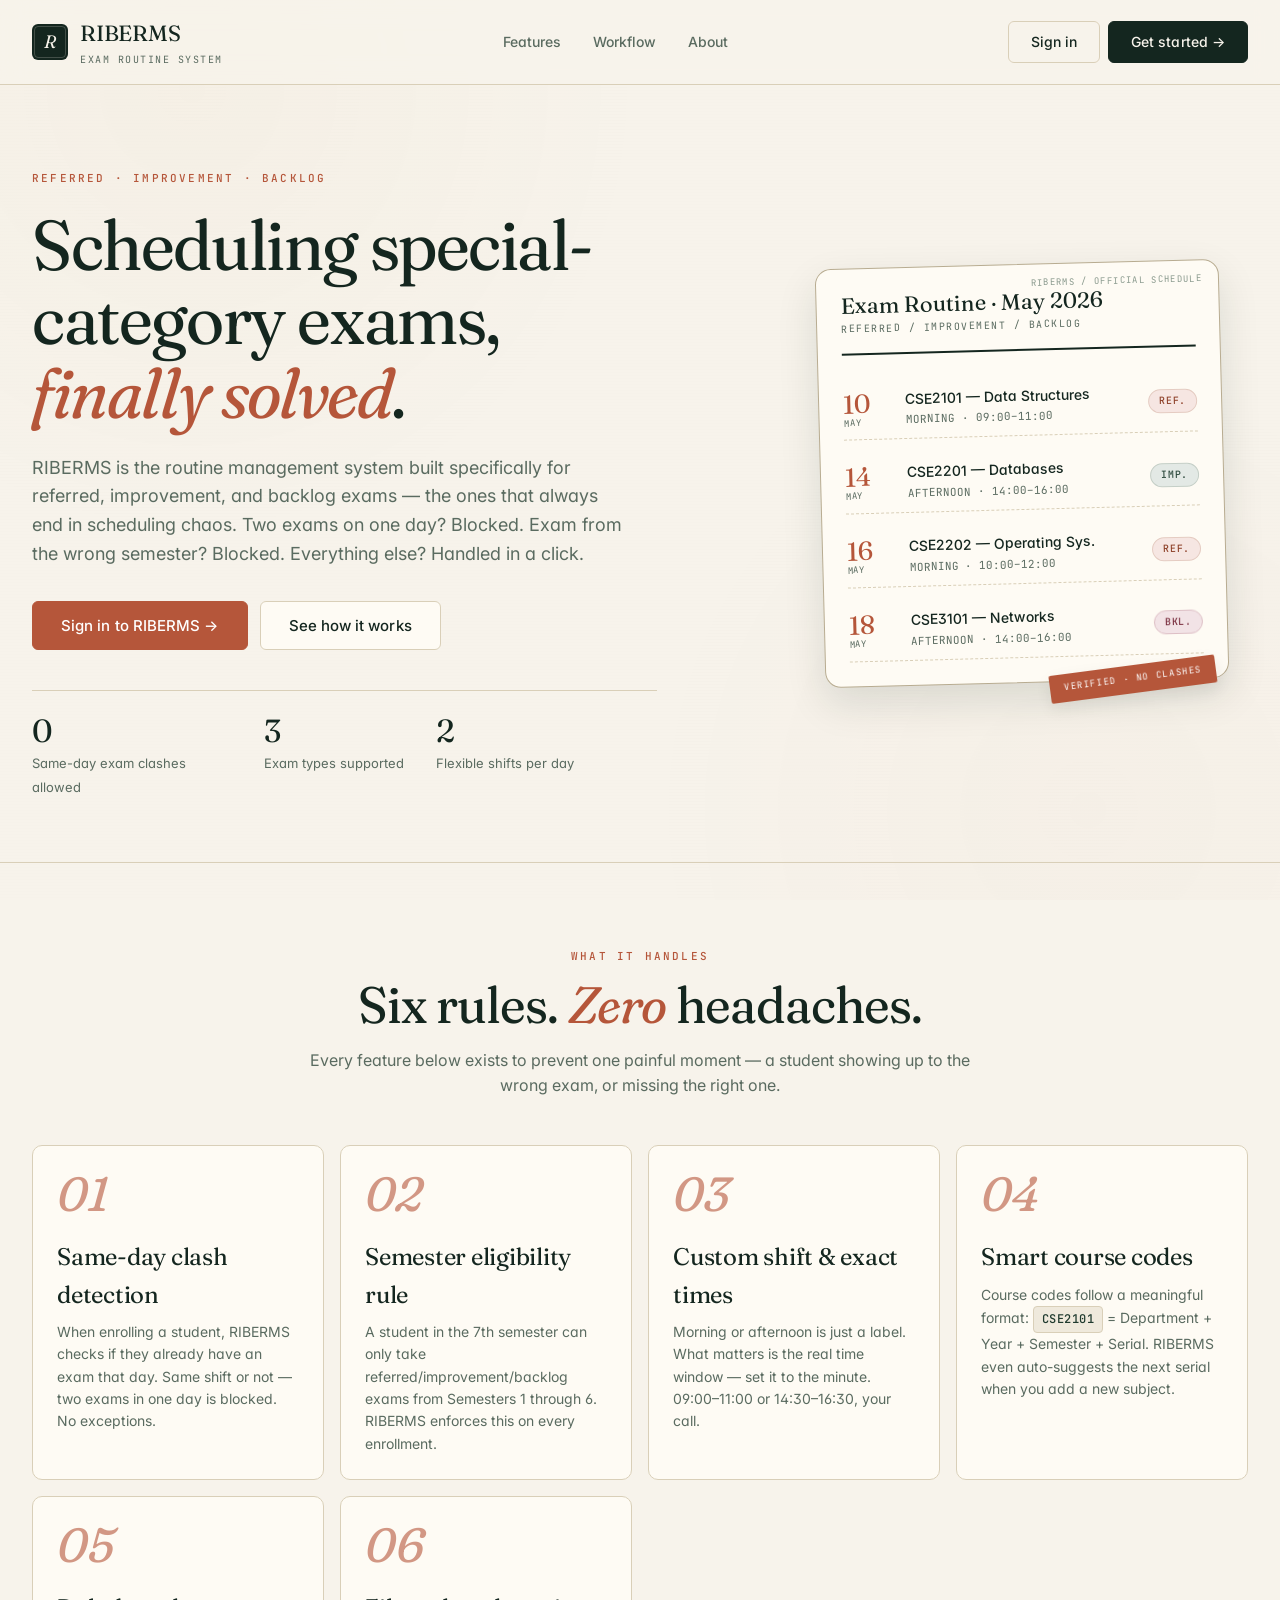
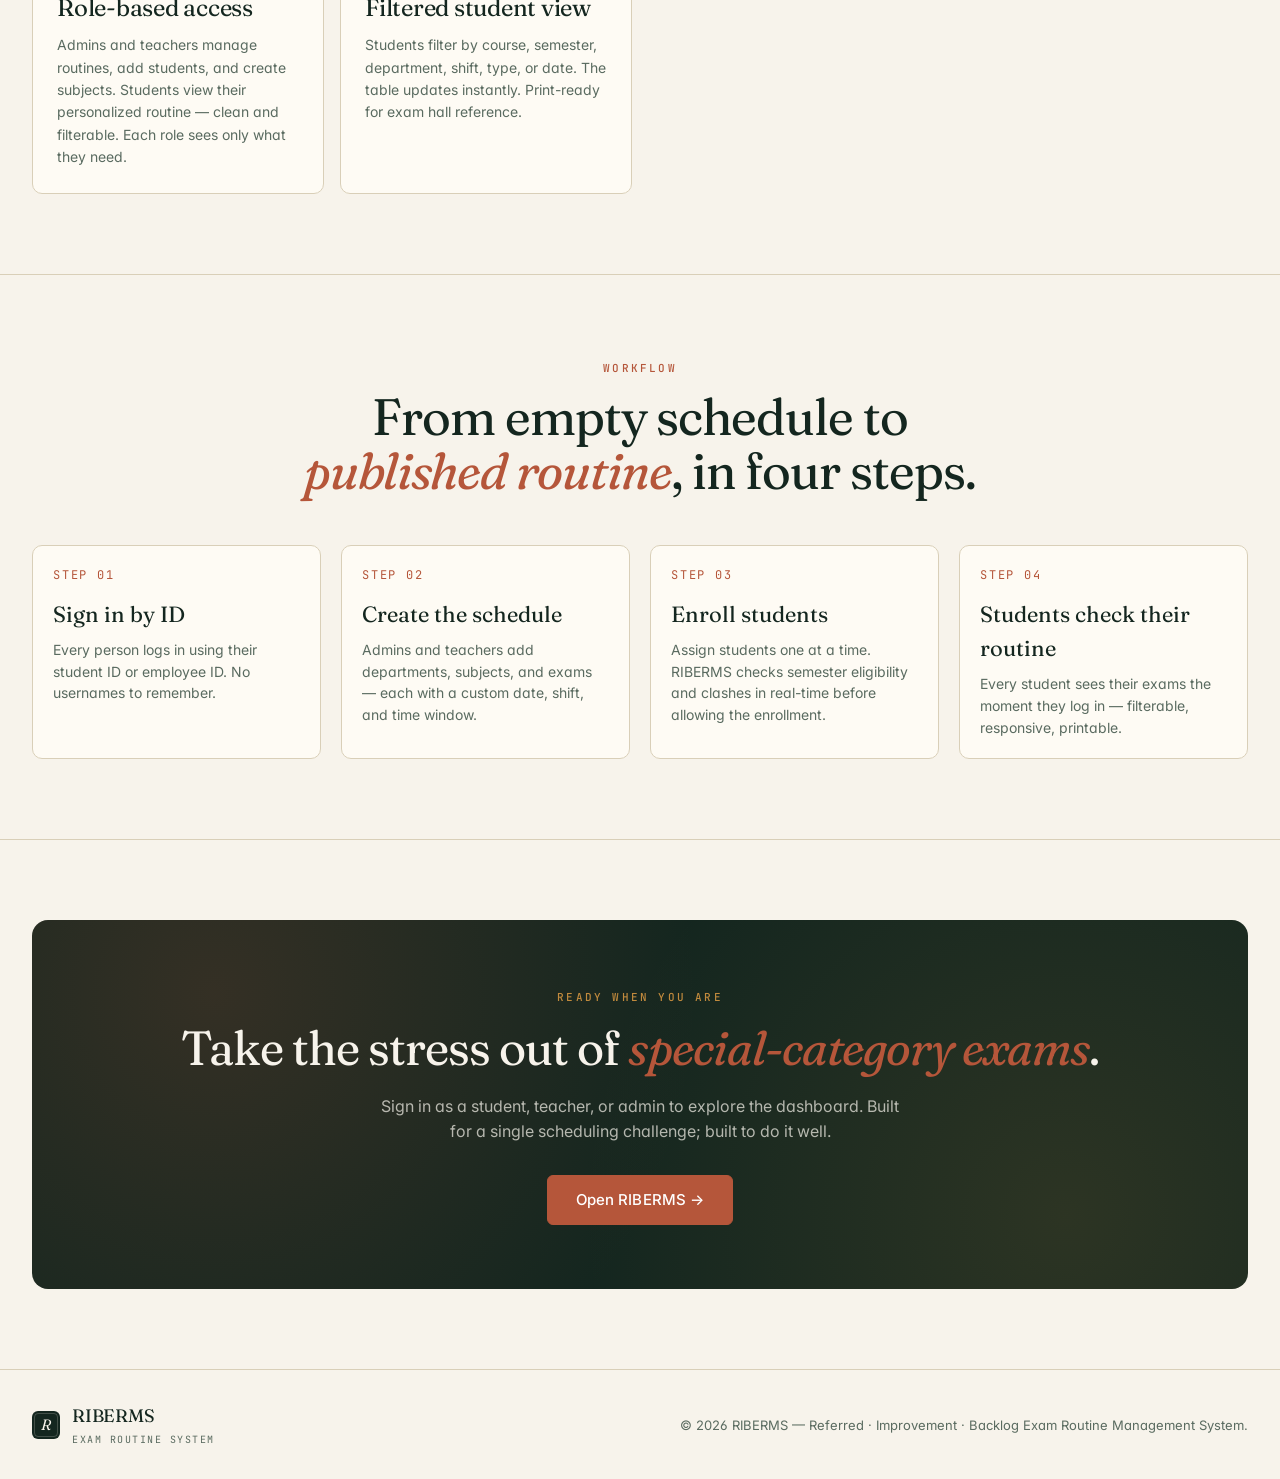
<file: index.html>
<!DOCTYPE html>
<html lang="en">
<head>
  <meta charset="UTF-8">
  <meta name="viewport" content="width=device-width, initial-scale=1.0">
  <title>RIBERMS — Referred · Improvement · Backlog Exam Routine Management</title>
  <meta name="description" content="RIBERMS helps universities schedule referred, improvement, and backlog exams without clashes or semester-rule violations.">

  <link rel="preconnect" href="https://fonts.googleapis.com">
  <link rel="preconnect" href="https://fonts.gstatic.com" crossorigin>
  <link href="https://fonts.googleapis.com/css2?family=Fraunces:ital,opsz,wght,SOFT,WONK@0,9..144,300..700,30..100,0..1;1,9..144,300..700,30..100,0..1&family=Inter:wght@300;400;500;600&family=JetBrains+Mono:wght@400;500&display=swap" rel="stylesheet">
  <link rel="stylesheet" href="css/style.css">
</head>
<body>

  <!-- Navbar -->
  <nav class="navbar">
    <div class="container navbar-inner">
      <a href="index.html" class="brand">
        <span class="brand-mark">R</span>
        <div>
          <strong>RIBERMS</strong>
          <div class="brand-tag">Exam Routine System</div>
        </div>
      </a>
      <div class="nav-links">
        <a href="#features">Features</a>
        <a href="#workflow">Workflow</a>
        <a href="#about">About</a>
      </div>
      <div class="flex gap-sm">
        <a href="login.html" class="btn btn-ghost">Sign in</a>
        <a href="login.html" class="btn btn-primary">Get started →</a>
      </div>
    </div>
  </nav>

  <!-- Hero -->
  <section class="hero">
    <div class="container hero-inner">
      <div>
        <span class="eyebrow">Referred · Improvement · Backlog</span>
        <h1 class="display">
          Scheduling special-category exams, <em>finally solved</em>.
        </h1>
        <p class="hero-lede">
          RIBERMS is the routine management system built specifically for referred, improvement, and backlog exams — the ones that always end in scheduling chaos. Two exams on one day? Blocked. Exam from the wrong semester? Blocked. Everything else? Handled in a click.
        </p>
        <div class="hero-ctas">
          <a href="login.html" class="btn btn-accent btn-lg">Sign in to RIBERMS →</a>
          <a href="#workflow" class="btn btn-outline btn-lg">See how it works</a>
        </div>

        <div class="hero-meta">
          <div class="hero-meta-item">
            <strong>0</strong>
            <span>Same-day exam clashes allowed</span>
          </div>
          <div class="hero-meta-item">
            <strong>3</strong>
            <span>Exam types supported</span>
          </div>
          <div class="hero-meta-item">
            <strong>2</strong>
            <span>Flexible shifts per day</span>
          </div>
        </div>
      </div>

      <!-- Stylized exam routine "document" -->
      <div class="hero-visual">
        <div class="routine-preview">
          <div class="routine-preview-header">
            <h3>Exam Routine · May 2026</h3>
            <p>Referred / Improvement / Backlog</p>
          </div>

          <div class="routine-preview-row">
            <div class="date">10<small>MAY</small></div>
            <div class="info">
              <strong>CSE2101 — Data Structures</strong>
              <span>MORNING · 09:00–11:00</span>
            </div>
            <span class="badge badge-referred">Ref.</span>
          </div>

          <div class="routine-preview-row">
            <div class="date">14<small>MAY</small></div>
            <div class="info">
              <strong>CSE2201 — Databases</strong>
              <span>AFTERNOON · 14:00–16:00</span>
            </div>
            <span class="badge badge-improvement">Imp.</span>
          </div>

          <div class="routine-preview-row">
            <div class="date">16<small>MAY</small></div>
            <div class="info">
              <strong>CSE2202 — Operating Sys.</strong>
              <span>MORNING · 10:00–12:00</span>
            </div>
            <span class="badge badge-referred">Ref.</span>
          </div>

          <div class="routine-preview-row">
            <div class="date">18<small>MAY</small></div>
            <div class="info">
              <strong>CSE3101 — Networks</strong>
              <span>AFTERNOON · 14:00–16:00</span>
            </div>
            <span class="badge badge-backlog">Bkl.</span>
          </div>

          <div class="routine-preview-stamp">Verified · No Clashes</div>
        </div>
      </div>
    </div>
  </section>

  <!-- Features -->
  <section class="section" id="features">
    <div class="container">
      <div class="section-head">
        <span class="eyebrow">What it handles</span>
        <h2 class="display">Six rules. <em>Zero</em> headaches.</h2>
        <p>Every feature below exists to prevent one painful moment — a student showing up to the wrong exam, or missing the right one.</p>
      </div>

      <div class="features-grid">
        <div class="feature">
          <div class="feature-num">01</div>
          <h3>Same-day clash detection</h3>
          <p>When enrolling a student, RIBERMS checks if they already have an exam that day. Same shift or not — two exams in one day is blocked. No exceptions.</p>
        </div>

        <div class="feature">
          <div class="feature-num">02</div>
          <h3>Semester eligibility rule</h3>
          <p>A student in the 7th semester can only take referred/improvement/backlog exams from Semesters 1 through 6. RIBERMS enforces this on every enrollment.</p>
        </div>

        <div class="feature">
          <div class="feature-num">03</div>
          <h3>Custom shift & exact times</h3>
          <p>Morning or afternoon is just a label. What matters is the real time window — set it to the minute. 09:00–11:00 or 14:30–16:30, your call.</p>
        </div>

        <div class="feature">
          <div class="feature-num">04</div>
          <h3>Smart course codes</h3>
          <p>Course codes follow a meaningful format: <span class="course-code">CSE2101</span> = Department + Year + Semester + Serial. RIBERMS even auto-suggests the next serial when you add a new subject.</p>
        </div>

        <div class="feature">
          <div class="feature-num">05</div>
          <h3>Role-based access</h3>
          <p>Admins and teachers manage routines, add students, and create subjects. Students view their personalized routine — clean and filterable. Each role sees only what they need.</p>
        </div>

        <div class="feature">
          <div class="feature-num">06</div>
          <h3>Filtered student view</h3>
          <p>Students filter by course, semester, department, shift, type, or date. The table updates instantly. Print-ready for exam hall reference.</p>
        </div>
      </div>
    </div>
  </section>

  <!-- How it works -->
  <section class="section" id="workflow">
    <div class="container">
      <div class="section-head">
        <span class="eyebrow">Workflow</span>
        <h2 class="display">From empty schedule to <em>published routine</em>, in four steps.</h2>
      </div>

      <div class="steps">
        <div class="step">
          <div class="step-num">STEP 01</div>
          <h3>Sign in by ID</h3>
          <p>Every person logs in using their student ID or employee ID. No usernames to remember.</p>
        </div>
        <div class="step">
          <div class="step-num">STEP 02</div>
          <h3>Create the schedule</h3>
          <p>Admins and teachers add departments, subjects, and exams — each with a custom date, shift, and time window.</p>
        </div>
        <div class="step">
          <div class="step-num">STEP 03</div>
          <h3>Enroll students</h3>
          <p>Assign students one at a time. RIBERMS checks semester eligibility and clashes in real-time before allowing the enrollment.</p>
        </div>
        <div class="step">
          <div class="step-num">STEP 04</div>
          <h3>Students check their routine</h3>
          <p>Every student sees their exams the moment they log in — filterable, responsive, printable.</p>
        </div>
      </div>
    </div>
  </section>

  <!-- CTA -->
  <section class="section" id="about">
    <div class="container">
      <div class="cta-block">
        <span class="eyebrow" style="color:var(--ochre);">Ready when you are</span>
        <h2 class="display">Take the stress out of <em>special-category exams</em>.</h2>
        <p>Sign in as a student, teacher, or admin to explore the dashboard. Built for a single scheduling challenge; built to do it well.</p>
        <a href="login.html" class="btn btn-accent btn-lg">Open RIBERMS →</a>
      </div>
    </div>
  </section>

  <!-- Footer -->
  <footer class="footer">
    <div class="container footer-inner">
      <div class="brand" style="font-size:18px;">
        <span class="brand-mark" style="width:28px;height:28px;font-size:15px;">R</span>
        <div>
          <strong>RIBERMS</strong>
          <div class="brand-tag">Exam Routine System</div>
        </div>
      </div>
      <p style="margin:0;">© 2026 RIBERMS — Referred · Improvement · Backlog Exam Routine Management System.</p>
    </div>
  </footer>

  <script>
    // If already logged in, send to the right dashboard
    (function() {
      try {
        const data = localStorage.getItem('riberms_user');
        if (!data) return;
        const user = JSON.parse(data);
        if (!user || !user.role) return;
        const dest = user.role === 'ADMIN'   ? 'admin-dashboard.html' :
                     user.role === 'TEACHER' ? 'teacher-dashboard.html' :
                                               'student-dashboard.html';
        window.location.replace(dest);
      } catch (e) { /* ignore */ }
    })();
  </script>
</body>
</html>
</file>
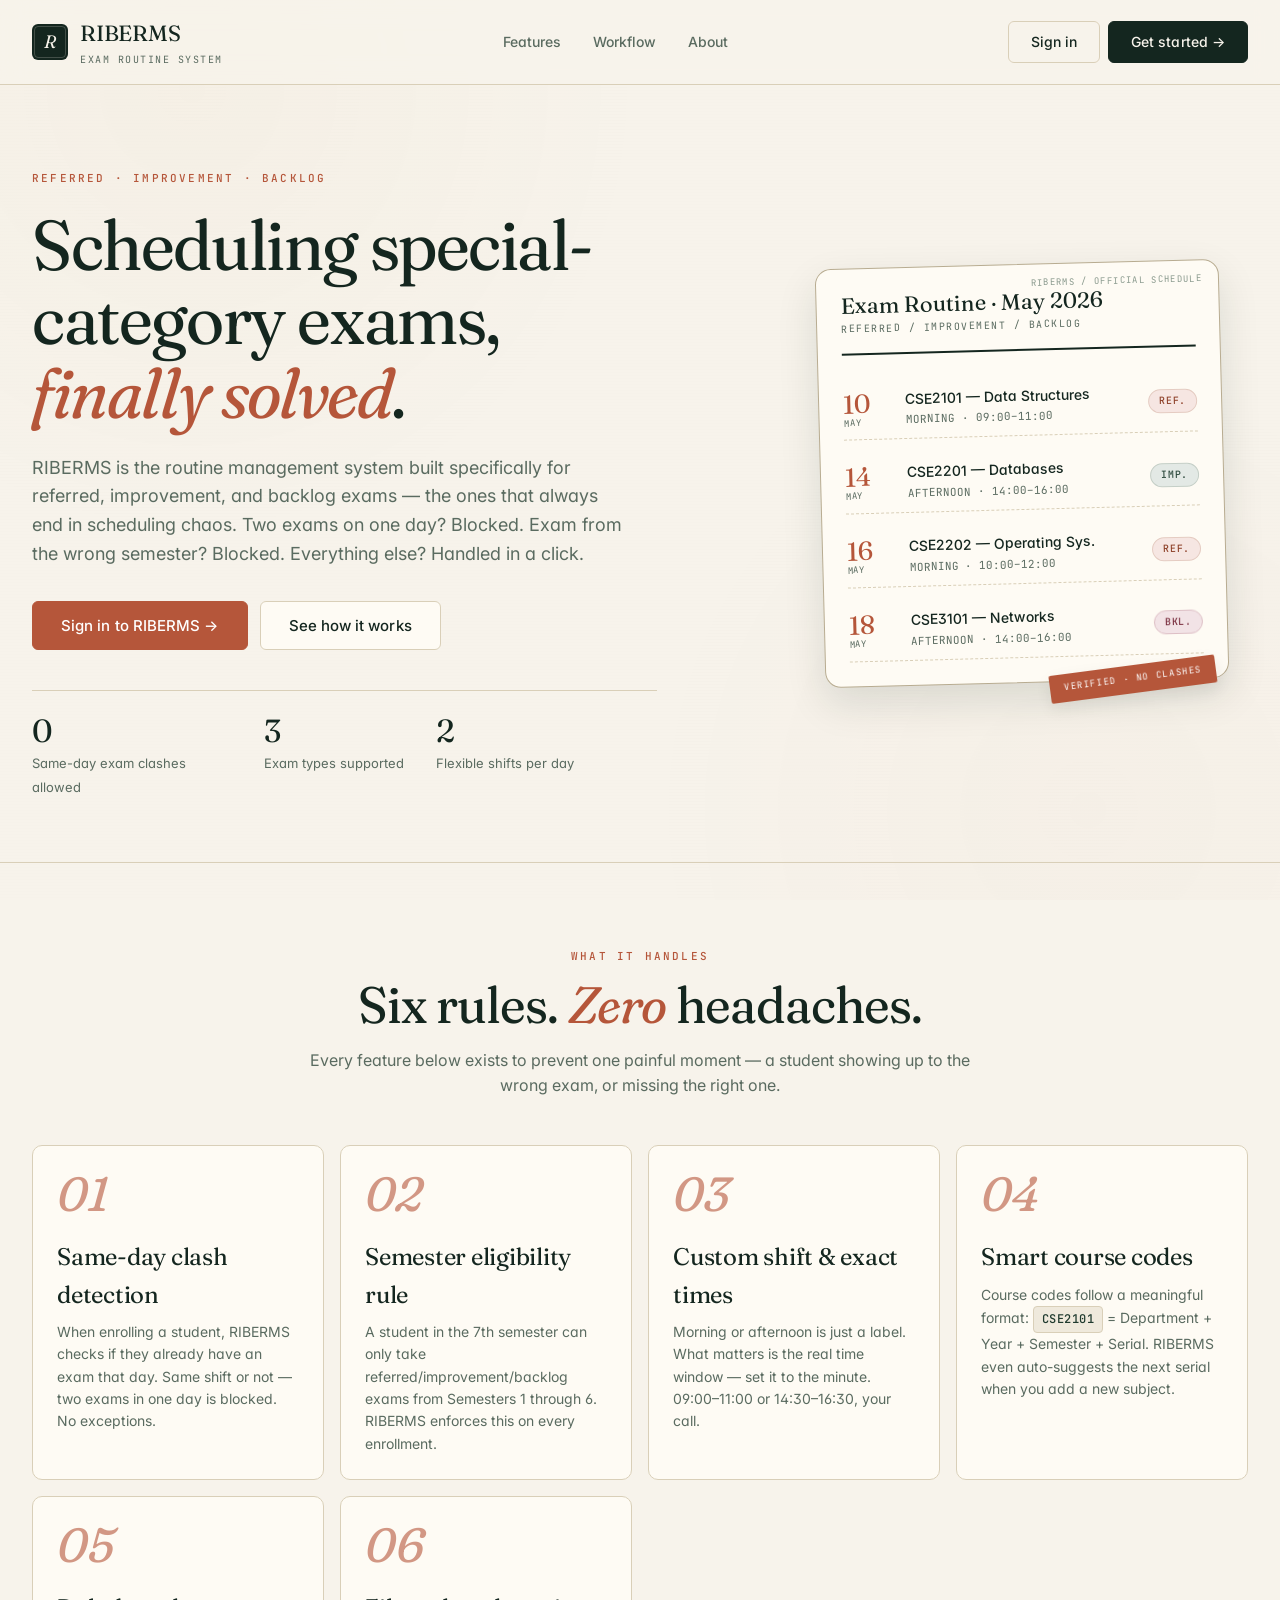
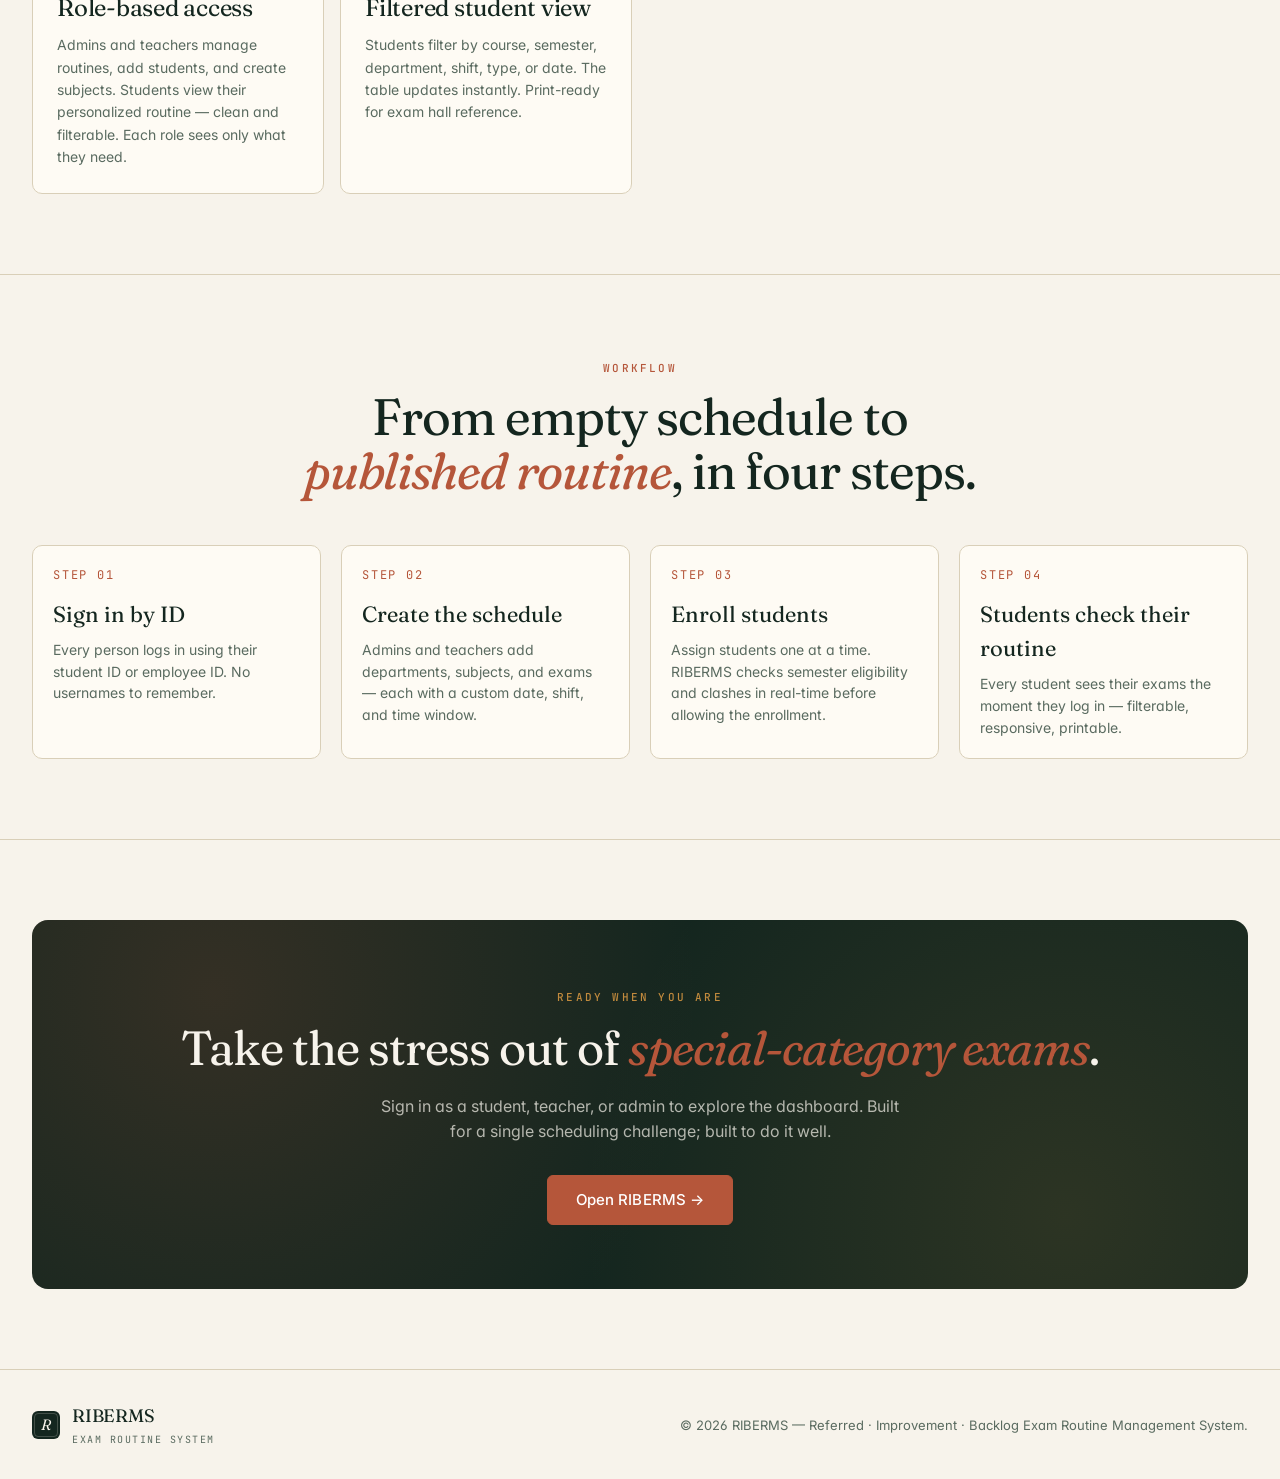
<file: riberms/index.html>
<!DOCTYPE html>
<html lang="en">
<head>
  <meta charset="UTF-8">
  <meta name="viewport" content="width=device-width, initial-scale=1.0">
  <title>RIBERMS — Referred · Improvement · Backlog Exam Routine Management</title>
  <meta name="description" content="RIBERMS helps universities schedule referred, improvement, and backlog exams without clashes or semester-rule violations.">

  <link rel="preconnect" href="https://fonts.googleapis.com">
  <link rel="preconnect" href="https://fonts.gstatic.com" crossorigin>
  <link href="https://fonts.googleapis.com/css2?family=Fraunces:ital,opsz,wght,SOFT,WONK@0,9..144,300..700,30..100,0..1;1,9..144,300..700,30..100,0..1&family=Inter:wght@300;400;500;600&family=JetBrains+Mono:wght@400;500&display=swap" rel="stylesheet">
  <link rel="stylesheet" href="css/style.css">
</head>
<body>

  <!-- Navbar -->
  <nav class="navbar">
    <div class="container navbar-inner">
      <a href="index.html" class="brand">
        <span class="brand-mark">R</span>
        <div>
          <strong>RIBERMS</strong>
          <div class="brand-tag">Exam Routine System</div>
        </div>
      </a>
      <div class="nav-links">
        <a href="#features">Features</a>
        <a href="#workflow">Workflow</a>
        <a href="#about">About</a>
      </div>
      <div class="flex gap-sm">
        <a href="login.html" class="btn btn-ghost">Sign in</a>
        <a href="login.html" class="btn btn-primary">Get started →</a>
      </div>
    </div>
  </nav>

  <!-- Hero -->
  <section class="hero">
    <div class="container hero-inner">
      <div>
        <span class="eyebrow">Referred · Improvement · Backlog</span>
        <h1 class="display">
          Scheduling special-category exams, <em>finally solved</em>.
        </h1>
        <p class="hero-lede">
          RIBERMS is the routine management system built specifically for referred, improvement, and backlog exams — the ones that always end in scheduling chaos. Two exams on one day? Blocked. Exam from the wrong semester? Blocked. Everything else? Handled in a click.
        </p>
        <div class="hero-ctas">
          <a href="login.html" class="btn btn-accent btn-lg">Sign in to RIBERMS →</a>
          <a href="#workflow" class="btn btn-outline btn-lg">See how it works</a>
        </div>

        <div class="hero-meta">
          <div class="hero-meta-item">
            <strong>0</strong>
            <span>Same-day exam clashes allowed</span>
          </div>
          <div class="hero-meta-item">
            <strong>3</strong>
            <span>Exam types supported</span>
          </div>
          <div class="hero-meta-item">
            <strong>2</strong>
            <span>Flexible shifts per day</span>
          </div>
        </div>
      </div>

      <!-- Stylized exam routine "document" -->
      <div class="hero-visual">
        <div class="routine-preview">
          <div class="routine-preview-header">
            <h3>Exam Routine · May 2026</h3>
            <p>Referred / Improvement / Backlog</p>
          </div>

          <div class="routine-preview-row">
            <div class="date">10<small>MAY</small></div>
            <div class="info">
              <strong>CSE2101 — Data Structures</strong>
              <span>MORNING · 09:00–11:00</span>
            </div>
            <span class="badge badge-referred">Ref.</span>
          </div>

          <div class="routine-preview-row">
            <div class="date">14<small>MAY</small></div>
            <div class="info">
              <strong>CSE2201 — Databases</strong>
              <span>AFTERNOON · 14:00–16:00</span>
            </div>
            <span class="badge badge-improvement">Imp.</span>
          </div>

          <div class="routine-preview-row">
            <div class="date">16<small>MAY</small></div>
            <div class="info">
              <strong>CSE2202 — Operating Sys.</strong>
              <span>MORNING · 10:00–12:00</span>
            </div>
            <span class="badge badge-referred">Ref.</span>
          </div>

          <div class="routine-preview-row">
            <div class="date">18<small>MAY</small></div>
            <div class="info">
              <strong>CSE3101 — Networks</strong>
              <span>AFTERNOON · 14:00–16:00</span>
            </div>
            <span class="badge badge-backlog">Bkl.</span>
          </div>

          <div class="routine-preview-stamp">Verified · No Clashes</div>
        </div>
      </div>
    </div>
  </section>

  <!-- Features -->
  <section class="section" id="features">
    <div class="container">
      <div class="section-head">
        <span class="eyebrow">What it handles</span>
        <h2 class="display">Six rules. <em>Zero</em> headaches.</h2>
        <p>Every feature below exists to prevent one painful moment — a student showing up to the wrong exam, or missing the right one.</p>
      </div>

      <div class="features-grid">
        <div class="feature">
          <div class="feature-num">01</div>
          <h3>Same-day clash detection</h3>
          <p>When enrolling a student, RIBERMS checks if they already have an exam that day. Same shift or not — two exams in one day is blocked. No exceptions.</p>
        </div>

        <div class="feature">
          <div class="feature-num">02</div>
          <h3>Semester eligibility rule</h3>
          <p>A student in the 7th semester can only take referred/improvement/backlog exams from Semesters 1 through 6. RIBERMS enforces this on every enrollment.</p>
        </div>

        <div class="feature">
          <div class="feature-num">03</div>
          <h3>Custom shift & exact times</h3>
          <p>Morning or afternoon is just a label. What matters is the real time window — set it to the minute. 09:00–11:00 or 14:30–16:30, your call.</p>
        </div>

        <div class="feature">
          <div class="feature-num">04</div>
          <h3>Smart course codes</h3>
          <p>Course codes follow a meaningful format: <span class="course-code">CSE2101</span> = Department + Year + Semester + Serial. RIBERMS even auto-suggests the next serial when you add a new subject.</p>
        </div>

        <div class="feature">
          <div class="feature-num">05</div>
          <h3>Role-based access</h3>
          <p>Admins and teachers manage routines, add students, and create subjects. Students view their personalized routine — clean and filterable. Each role sees only what they need.</p>
        </div>

        <div class="feature">
          <div class="feature-num">06</div>
          <h3>Filtered student view</h3>
          <p>Students filter by course, semester, department, shift, type, or date. The table updates instantly. Print-ready for exam hall reference.</p>
        </div>
      </div>
    </div>
  </section>

  <!-- How it works -->
  <section class="section" id="workflow">
    <div class="container">
      <div class="section-head">
        <span class="eyebrow">Workflow</span>
        <h2 class="display">From empty schedule to <em>published routine</em>, in four steps.</h2>
      </div>

      <div class="steps">
        <div class="step">
          <div class="step-num">STEP 01</div>
          <h3>Sign in by ID</h3>
          <p>Every person logs in using their student ID or employee ID. No usernames to remember.</p>
        </div>
        <div class="step">
          <div class="step-num">STEP 02</div>
          <h3>Create the schedule</h3>
          <p>Admins and teachers add departments, subjects, and exams — each with a custom date, shift, and time window.</p>
        </div>
        <div class="step">
          <div class="step-num">STEP 03</div>
          <h3>Enroll students</h3>
          <p>Assign students one at a time. RIBERMS checks semester eligibility and clashes in real-time before allowing the enrollment.</p>
        </div>
        <div class="step">
          <div class="step-num">STEP 04</div>
          <h3>Students check their routine</h3>
          <p>Every student sees their exams the moment they log in — filterable, responsive, printable.</p>
        </div>
      </div>
    </div>
  </section>

  <!-- CTA -->
  <section class="section" id="about">
    <div class="container">
      <div class="cta-block">
        <span class="eyebrow" style="color:var(--ochre);">Ready when you are</span>
        <h2 class="display">Take the stress out of <em>special-category exams</em>.</h2>
        <p>Sign in as a student, teacher, or admin to explore the dashboard. Built for a single scheduling challenge; built to do it well.</p>
        <a href="login.html" class="btn btn-accent btn-lg">Open RIBERMS →</a>
      </div>
    </div>
  </section>

  <!-- Footer -->
  <footer class="footer">
    <div class="container footer-inner">
      <div class="brand" style="font-size:18px;">
        <span class="brand-mark" style="width:28px;height:28px;font-size:15px;">R</span>
        <div>
          <strong>RIBERMS</strong>
          <div class="brand-tag">Exam Routine System</div>
        </div>
      </div>
      <p style="margin:0;">© 2026 RIBERMS — Referred · Improvement · Backlog Exam Routine Management System.</p>
    </div>
  </footer>

</body>
</html>
</file>
<file: css/style.css>
/* =========================================================
   RIBERMS — Referred · Improvement · Backlog
   Exam Routine Management System
   ---------------------------------------------------------
   Design Direction: Editorial Academic
   A considered, literary feel — deep forest green ink,
   cream paper, terracotta accents, serif display type.
   ========================================================= */

:root {
  /* Primary palette */
  --cream: #F7F3EB;
  --cream-2: #EFE9DC;
  --cream-3: #E5DCC7;
  --paper: #FEFBF4;
  --ink: #14261F;
  --ink-2: #1F3A2E;
  --ink-3: #2D4A3D;
  --ink-muted: #5A6B60;
  --ink-subtle: #8A9A8E;

  /* Accents */
  --terracotta: #B5563A;
  --terracotta-dark: #8E4129;
  --ochre: #C18A3D;
  --moss: #5C6B3A;
  --berry: #8B3B4E;

  /* Functional */
  --success: #3D6B47;
  --warning: #A06A1F;
  --danger: #9B3A32;
  --info: #3D5A6B;

  /* Borders */
  --line: #D9CFB8;
  --line-soft: #E8DFCA;
  --line-strong: #B8AC91;

  /* Typography */
  --font-display: 'Fraunces', 'Instrument Serif', Georgia, serif;
  --font-body: 'Inter', -apple-system, 'Segoe UI', sans-serif;
  --font-mono: 'JetBrains Mono', 'SF Mono', Consolas, monospace;

  /* Shadows */
  --shadow-xs: 0 1px 2px rgba(20, 38, 31, 0.04);
  --shadow-sm: 0 2px 6px rgba(20, 38, 31, 0.06);
  --shadow-md: 0 6px 16px rgba(20, 38, 31, 0.08);
  --shadow-lg: 0 16px 40px rgba(20, 38, 31, 0.12);
  --shadow-xl: 0 24px 60px rgba(20, 38, 31, 0.16);

  /* Radii */
  --r-xs: 4px;
  --r-sm: 6px;
  --r-md: 10px;
  --r-lg: 16px;
  --r-xl: 24px;

  /* Spacing rhythm */
  --space-1: 4px;
  --space-2: 8px;
  --space-3: 12px;
  --space-4: 16px;
  --space-5: 20px;
  --space-6: 24px;
  --space-8: 32px;
  --space-10: 40px;
  --space-12: 48px;
  --space-16: 64px;
  --space-20: 80px;
}

/* ---------- Reset ---------- */
*, *::before, *::after { box-sizing: border-box; margin: 0; padding: 0; }
html { -webkit-text-size-adjust: 100%; }
body {
  font-family: var(--font-body);
  background: var(--cream);
  color: var(--ink);
  font-size: 15px;
  line-height: 1.55;
  -webkit-font-smoothing: antialiased;
  -moz-osx-font-smoothing: grayscale;
  min-height: 100vh;
  font-feature-settings: 'ss01', 'cv11';
}
a { color: inherit; text-decoration: none; }
button { font-family: inherit; cursor: pointer; border: none; background: none; color: inherit; }
input, select, textarea { font-family: inherit; font-size: inherit; color: inherit; }
img, svg { display: block; max-width: 100%; }
table { border-collapse: collapse; width: 100%; }
ul, ol { list-style: none; }

/* ---------- Typography utilities ---------- */
.display {
  font-family: var(--font-display);
  font-weight: 400;
  letter-spacing: -0.02em;
  line-height: 1.05;
  font-variation-settings: "SOFT" 30, "WONK" 0;
}

.display em, em.serif {
  font-family: var(--font-display);
  font-style: italic;
  font-variation-settings: "SOFT" 50, "WONK" 1;
  color: var(--terracotta);
}

.eyebrow {
  font-family: var(--font-mono);
  font-size: 11px;
  letter-spacing: 0.2em;
  text-transform: uppercase;
  color: var(--terracotta);
  font-weight: 500;
}

.mono { font-family: var(--font-mono); font-feature-settings: 'ss01'; }

/* ---------- Layout ---------- */
.container {
  max-width: 1280px;
  margin: 0 auto;
  padding: 0 var(--space-8);
}
@media (max-width: 640px) { .container { padding: 0 var(--space-5); } }

/* Subtle grain / paper texture */
body::before {
  content: '';
  position: fixed;
  inset: 0;
  pointer-events: none;
  z-index: 0;
  opacity: 0.4;
  background-image:
    radial-gradient(circle at 15% 10%, rgba(193, 138, 61, 0.07) 0%, transparent 35%),
    radial-gradient(circle at 85% 90%, rgba(181, 86, 58, 0.05) 0%, transparent 35%),
    repeating-linear-gradient(
      0deg,
      transparent 0,
      transparent 2px,
      rgba(20, 38, 31, 0.01) 2px,
      rgba(20, 38, 31, 0.01) 3px
    );
}
body > * { position: relative; z-index: 1; }

/* ============================================================
   NAVBAR
============================================================ */
.navbar {
  background: rgba(247, 243, 235, 0.88);
  backdrop-filter: blur(12px);
  -webkit-backdrop-filter: blur(12px);
  border-bottom: 1px solid var(--line);
  padding: var(--space-4) 0;
  position: sticky;
  top: 0;
  z-index: 100;
}

.navbar-inner {
  display: flex;
  align-items: center;
  justify-content: space-between;
  gap: var(--space-8);
}

.brand {
  display: flex;
  align-items: center;
  gap: var(--space-3);
  font-family: var(--font-display);
  font-size: 22px;
  letter-spacing: -0.01em;
  color: var(--ink);
}

.brand-mark {
  width: 36px;
  height: 36px;
  background: var(--ink);
  color: var(--cream);
  display: grid;
  place-items: center;
  font-family: var(--font-display);
  font-style: italic;
  font-size: 18px;
  border-radius: var(--r-sm);
  position: relative;
}
.brand-mark::after {
  content: '';
  position: absolute;
  inset: 2px;
  border: 1px solid rgba(247, 243, 235, 0.2);
  border-radius: var(--r-xs);
}

.brand strong { font-weight: 400; }
.brand-tag { font-family: var(--font-mono); font-size: 10px; letter-spacing: 0.15em; color: var(--ink-muted); text-transform: uppercase; margin-top: 2px; }

.nav-links {
  display: flex;
  gap: var(--space-8);
  align-items: center;
}
.nav-links a {
  font-size: 14px;
  color: var(--ink-muted);
  font-weight: 500;
  transition: color 0.2s;
  position: relative;
}
.nav-links a:hover { color: var(--ink); }
.nav-links a:hover::after {
  content: '';
  position: absolute;
  left: 0; right: 0; bottom: -6px;
  height: 1px;
  background: var(--terracotta);
}
@media (max-width: 768px) { .nav-links { display: none; } }

/* ============================================================
   BUTTONS
============================================================ */
.btn {
  display: inline-flex;
  align-items: center;
  justify-content: center;
  gap: var(--space-2);
  padding: 11px 22px;
  border-radius: var(--r-sm);
  font-weight: 500;
  font-size: 14px;
  letter-spacing: 0.005em;
  transition: all 0.2s cubic-bezier(0.4, 0, 0.2, 1);
  white-space: nowrap;
  border: 1px solid transparent;
  font-family: inherit;
  cursor: pointer;
  line-height: 1.3;
}

.btn-primary {
  background: var(--ink);
  color: var(--cream);
  border-color: var(--ink);
}
.btn-primary:hover {
  background: var(--ink-2);
  border-color: var(--ink-2);
  transform: translateY(-1px);
  box-shadow: var(--shadow-md);
}

.btn-accent {
  background: var(--terracotta);
  color: #fff;
  border-color: var(--terracotta);
}
.btn-accent:hover {
  background: var(--terracotta-dark);
  border-color: var(--terracotta-dark);
  transform: translateY(-1px);
  box-shadow: var(--shadow-md);
}

.btn-ghost {
  background: transparent;
  color: var(--ink);
  border: 1px solid var(--line);
}
.btn-ghost:hover {
  background: var(--cream-2);
  border-color: var(--ink-muted);
}

.btn-outline {
  background: var(--paper);
  color: var(--ink);
  border: 1px solid var(--line);
}
.btn-outline:hover { border-color: var(--ink); box-shadow: var(--shadow-sm); }

.btn-danger {
  background: transparent;
  color: var(--danger);
  border: 1px solid transparent;
}
.btn-danger:hover { background: #FCE9E6; border-color: #F0CEC6; }

.btn-sm { padding: 7px 14px; font-size: 13px; }
.btn-lg { padding: 14px 28px; font-size: 15px; }
.btn-full { width: 100%; }

/* ============================================================
   CARDS
============================================================ */
.card {
  background: var(--paper);
  border: 1px solid var(--line);
  border-radius: var(--r-md);
  padding: var(--space-6);
  box-shadow: var(--shadow-xs);
}

.card-title {
  font-family: var(--font-display);
  font-size: 22px;
  font-weight: 400;
  letter-spacing: -0.01em;
  margin: 0 0 var(--space-1);
  color: var(--ink);
}

.card-subtitle {
  font-size: 13px;
  color: var(--ink-muted);
  margin: 0 0 var(--space-5);
}

/* ============================================================
   FORMS
============================================================ */
.form-group { display: flex; flex-direction: column; gap: 6px; margin-bottom: var(--space-4); }

.form-label {
  font-family: var(--font-mono);
  font-size: 11px;
  font-weight: 500;
  color: var(--ink-2);
  letter-spacing: 0.08em;
  text-transform: uppercase;
}

.form-input, .form-select, .form-textarea {
  width: 100%;
  padding: 11px 14px;
  border: 1px solid var(--line);
  border-radius: var(--r-sm);
  background: var(--paper);
  color: var(--ink);
  font-size: 14px;
  transition: border-color 0.2s, box-shadow 0.2s;
}

.form-input:focus, .form-select:focus, .form-textarea:focus {
  outline: none;
  border-color: var(--ink);
  box-shadow: 0 0 0 3px rgba(20, 38, 31, 0.08);
}

.form-input::placeholder { color: var(--ink-subtle); }

.form-hint { font-size: 12px; color: var(--ink-muted); }

.form-grid-2 { display: grid; grid-template-columns: 1fr 1fr; gap: var(--space-4); }
@media (max-width: 500px) { .form-grid-2 { grid-template-columns: 1fr; } }

/* ============================================================
   TABLES
============================================================ */
.table-wrap {
  background: var(--paper);
  border: 1px solid var(--line);
  border-radius: var(--r-md);
  overflow: hidden;
}

.table-scroll { overflow-x: auto; }

.table {
  width: 100%;
  font-size: 14px;
}

.table thead th {
  background: var(--cream-2);
  text-align: left;
  padding: 14px 20px;
  font-family: var(--font-mono);
  font-weight: 500;
  font-size: 11px;
  letter-spacing: 0.1em;
  text-transform: uppercase;
  color: var(--ink-2);
  border-bottom: 1px solid var(--line);
  white-space: nowrap;
}

.table tbody td {
  padding: 16px 20px;
  border-bottom: 1px solid var(--line-soft);
  color: var(--ink);
  vertical-align: middle;
}

.table tbody tr:last-child td { border-bottom: none; }
.table tbody tr { transition: background 0.15s; }
.table tbody tr:hover { background: var(--cream); }

.table-empty {
  text-align: center;
  padding: var(--space-12) var(--space-5);
  color: var(--ink-muted);
  font-style: italic;
  font-family: var(--font-display);
  font-size: 16px;
}

/* ============================================================
   BADGES
============================================================ */
.badge {
  display: inline-flex;
  align-items: center;
  gap: 4px;
  padding: 3px 10px;
  border-radius: 99px;
  font-family: var(--font-mono);
  font-size: 10px;
  font-weight: 500;
  letter-spacing: 0.08em;
  text-transform: uppercase;
  border: 1px solid transparent;
  line-height: 1.6;
}

.badge-afternoon   { background: #E8EEE6; color: #3D5C45; border-color: #CBD6C6; }
.badge-referred    { background: #F6E6E2; color: #8E4129; border-color: #E5CCC2; }
.badge-improvement { background: #E3E9E5; color: #2D4A3D; border-color: #C5CFC7; }
.badge-backlog     { background: #F2E3E6; color: #7A2F3F; border-color: #DDBFC5; }
.badge-pending     { background: #FBF1DF; color: #8A5A1C; border-color: #EBD7A6; }
.badge-student     { background: #E6E8EE; color: #3D4A6B; border-color: #C7CCDA; }
.badge-teacher     { background: #E3E9E5; color: #2D4A3D; border-color: #C5CFC7; }
/* ============================================================
   ALERTS
============================================================ */
.alert {
  padding: 14px 18px;
  border-radius: var(--r-sm);
  border: 1px solid;
  margin-bottom: var(--space-4);
  display: flex;
  gap: var(--space-3);
  align-items: flex-start;
  font-size: 14px;
}
.alert-title { font-weight: 600; margin: 0 0 2px; font-size: 14px; }
.alert-body  { margin: 0; font-size: 13px; line-height: 1.55; }

.alert-error   { background: #F6E6E2; border-color: #E5CCC2; color: #6D2E1C; }
.alert-success { background: #E3E9E5; border-color: #C5CFC7; color: #284435; }
.alert-warning { background: #FBF1DF; border-color: #EBD7A6; color: #6D4614; }
.alert-info    { background: #E6E8EE; border-color: #C7CCDA; color: #2C3A5A; }

/* ============================================================
   DASHBOARD LAYOUT
============================================================ */
.dash-shell {
  display: grid;
  grid-template-columns: 260px 1fr;
  min-height: calc(100vh - 73px);
}

@media (max-width: 1100px) {
  .dash-shell { grid-template-columns: 220px 1fr; }
}

@media (max-width: 900px) {
  .dash-shell { grid-template-columns: 1fr; }
}

.sidebar {
  background: var(--ink);
  color: var(--cream);
  padding: var(--space-8) var(--space-5);
  border-right: 1px solid var(--ink-2);
  display: flex;
  flex-direction: column;
  position: sticky;
  top: 73px;
  height: calc(100vh - 73px);
  overflow-y: auto;
}

.sidebar-user {
  display: flex;
  align-items: center;
  gap: var(--space-3);
  padding: var(--space-4);
  background: rgba(247, 243, 235, 0.04);
  border: 1px solid rgba(247, 243, 235, 0.08);
  border-radius: var(--r-md);
  margin-bottom: var(--space-8);
}

.avatar {
  width: 42px;
  height: 42px;
  border-radius: 50%;
  background: var(--terracotta);
  color: #fff;
  display: grid;
  place-items: center;
  font-weight: 600;
  font-size: 14px;
  flex-shrink: 0;
  letter-spacing: 0.03em;
}

.sidebar-user-name {
  font-size: 14px;
  font-weight: 500;
  margin: 0;
  color: var(--cream);
  overflow: hidden;
  text-overflow: ellipsis;
  white-space: nowrap;
}
.sidebar-user-role {
  font-family: var(--font-mono);
  font-size: 10px;
  color: rgba(247, 243, 235, 0.5);
  margin-top: 2px;
  letter-spacing: 0.1em;
  text-transform: uppercase;
}

.sidebar-nav { display: flex; flex-direction: column; gap: 2px; }

.sidebar-nav-label {
  font-family: var(--font-mono);
  font-size: 10px;
  text-transform: uppercase;
  letter-spacing: 0.14em;
  color: rgba(247, 243, 235, 0.35);
  padding: var(--space-4) var(--space-3) var(--space-2);
  font-weight: 500;
}

.sidebar-nav-item {
  display: flex;
  align-items: center;
  gap: var(--space-3);
  padding: 10px 12px;
  border-radius: var(--r-sm);
  color: rgba(247, 243, 235, 0.72);
  font-size: 14px;
  font-weight: 500;
  transition: all 0.15s;
  cursor: pointer;
  text-align: left;
  width: 100%;
  background: none;
  border: none;
  font-family: inherit;
}

.sidebar-nav-item:hover {
  background: rgba(247, 243, 235, 0.06);
  color: var(--cream);
}

.sidebar-nav-item.active {
  background: var(--cream);
  color: var(--ink);
}

.sidebar-nav-item .icon {
  width: 18px;
  height: 18px;
  flex-shrink: 0;
}

.sidebar-bottom {
  margin-top: auto;
  padding-top: var(--space-6);
  border-top: 1px solid rgba(247, 243, 235, 0.1);
}

/* ============================================================
   MAIN CONTENT AREA
============================================================ */
.dash-main {
  padding: var(--space-10) var(--space-12);
  max-width: 1400px;
  width: 100%;
  overflow-x: hidden;
}
@media (max-width: 640px) { .dash-main { padding: var(--space-6) var(--space-5); } }

.page-header {
  display: flex;
  align-items: flex-end;
  justify-content: space-between;
  gap: var(--space-5);
  margin-bottom: var(--space-8);
  flex-wrap: wrap;
  padding-bottom: var(--space-5);
  border-bottom: 1px solid var(--line);
}

.page-header-eyebrow {
  display: block;
  margin-bottom: 6px;
}

.page-title {
  font-family: var(--font-display);
  font-size: clamp(32px, 4vw, 44px);
  font-weight: 400;
  margin: 0 0 4px 0;
  letter-spacing: -0.02em;
  line-height: 1.05;
}

.page-subtitle {
  color: var(--ink-muted);
  font-size: 15px;
  margin: 0;
  max-width: 60ch;
}

/* ============================================================
   STAT CARDS
============================================================ */
.stats-grid {
  display: grid;
  grid-template-columns: repeat(auto-fit, minmax(220px, 1fr));
  gap: var(--space-4);
  margin-bottom: var(--space-8);
}

.stat-card {
  background: var(--paper);
  border: 1px solid var(--line);
  border-radius: var(--r-md);
  padding: var(--space-5) var(--space-6);
  position: relative;
  overflow: hidden;
}

.stat-card::before {
  content: '';
  position: absolute;
  top: 0; left: 0;
  width: 3px;
  height: 100%;
  background: var(--ink);
}

.stat-card.accent::before { background: var(--terracotta); }
.stat-card.ochre::before { background: var(--ochre); }
.stat-card.moss::before { background: var(--moss); }

.stat-label {
  font-family: var(--font-mono);
  font-size: 11px;
  color: var(--ink-muted);
  font-weight: 500;
  text-transform: uppercase;
  letter-spacing: 0.1em;
  margin: 0 0 var(--space-2);
}

.stat-value {
  font-family: var(--font-display);
  font-size: 48px;
  font-weight: 400;
  color: var(--ink);
  line-height: 1;
  margin: 0;
  letter-spacing: -0.02em;
}

.stat-sub {
  font-size: 12px;
  color: var(--ink-muted);
  margin: var(--space-2) 0 0;
  font-family: var(--font-mono);
}

/* ============================================================
   FILTER BAR
============================================================ */
.filter-bar {
  display: flex;
  gap: var(--space-3);
  flex-wrap: wrap;
  align-items: center;
  margin-bottom: var(--space-5);
  background: var(--paper);
  padding: var(--space-3) var(--space-4);
  border-radius: var(--r-md);
  border: 1px solid var(--line);
}

.filter-bar .form-select, .filter-bar .form-input {
  padding: 8px 12px;
  font-size: 13px;
  min-width: 150px;
  background: var(--cream);
  border-color: var(--line-soft);
}
.filter-bar .form-input { min-width: 220px; flex: 1; }

/* ============================================================
   MODAL
============================================================ */
.modal-backdrop {
  position: fixed;
  inset: 0;
  background: rgba(20, 38, 31, 0.55);
  backdrop-filter: blur(6px);
  display: none;
  align-items: center;
  justify-content: center;
  z-index: 300;
  padding: var(--space-5);
}
.modal-backdrop.open { display: flex; }

.modal {
  background: var(--paper);
  border-radius: var(--r-lg);
  max-width: 560px;
  width: 100%;
  max-height: 90vh;
  overflow-y: auto;
  border: 1px solid var(--line);
  box-shadow: var(--shadow-xl);
  animation: modalIn 0.3s cubic-bezier(0.25, 1, 0.4, 1);
}
@keyframes modalIn {
  from { opacity: 0; transform: translateY(16px) scale(0.98); }
  to   { opacity: 1; transform: translateY(0) scale(1); }
}

.modal-header {
  padding: var(--space-6) var(--space-8) 0;
  display: flex;
  justify-content: space-between;
  align-items: flex-start;
}

.modal-title {
  font-family: var(--font-display);
  font-size: 28px;
  margin: 4px 0 0;
  font-weight: 400;
  letter-spacing: -0.02em;
}

.modal-close {
  width: 34px;
  height: 34px;
  border-radius: 50%;
  color: var(--ink-muted);
  display: grid;
  place-items: center;
  transition: all 0.15s;
  flex-shrink: 0;
}
.modal-close:hover { background: var(--cream-2); color: var(--ink); }

.modal-body { padding: var(--space-5) var(--space-8); }
.modal-footer {
  padding: var(--space-4) var(--space-8) var(--space-6);
  display: flex;
  gap: 10px;
  justify-content: flex-end;
  border-top: 1px solid var(--line-soft);
  margin-top: var(--space-4);
  background: var(--cream);
}

/* ============================================================
   LANDING — HERO
============================================================ */
.hero {
  padding: var(--space-20) 0 var(--space-16);
  position: relative;
  overflow: hidden;
}

.hero-inner {
  display: grid;
  grid-template-columns: 1.15fr 1fr;
  gap: var(--space-12);
  align-items: center;
}
/* Critical: grid items default to min-width: auto which prevents shrinking */
.hero-inner > * { min-width: 0; }

@media (max-width: 1100px) {
  .hero-inner { grid-template-columns: 1fr; gap: var(--space-10); }
  .hero { padding: var(--space-10) 0 var(--space-12); }
}

.hero h1 {
  font-size: clamp(36px, 5.5vw, 76px);
  margin: var(--space-5) 0 var(--space-6);
  line-height: 1.05;
}

.hero-lede {
  font-size: 18px;
  color: var(--ink-muted);
  line-height: 1.6;
  margin-bottom: var(--space-8);
  max-width: 54ch;
}

.hero-ctas { display: flex; gap: var(--space-3); flex-wrap: wrap; }

.hero-meta {
  margin-top: var(--space-10);
  padding-top: var(--space-6);
  border-top: 1px solid var(--line);
  display: flex;
  gap: var(--space-8);
  flex-wrap: wrap;
}

.hero-meta-item { max-width: 200px; }
.hero-meta-item strong {
  display: block;
  font-family: var(--font-display);
  font-size: 32px;
  line-height: 1;
  margin-bottom: 4px;
  color: var(--ink);
  font-weight: 400;
}
.hero-meta-item span {
  font-size: 13px;
  color: var(--ink-muted);
}

/* Hero right — stylized routine preview (now in normal flow, no absolute) */
.hero-visual {
  position: relative;
  width: 100%;
  max-width: 440px;
  justify-self: end;
  /* Add padding so the rotated card and stamp stay inside */
  padding: 12px 24px 28px 12px;
}
@media (max-width: 1100px) {
  .hero-visual { justify-self: center; max-width: 520px; }
}

.routine-preview {
  background: var(--paper);
  border: 1px solid var(--line-strong);
  border-radius: var(--r-lg);
  padding: var(--space-6);
  box-shadow: var(--shadow-lg);
  position: relative;
  transform: rotate(-1.5deg);
  display: flex;
  flex-direction: column;
  gap: var(--space-3);
  /* Constrain so contents never push wider than the parent */
  width: 100%;
  box-sizing: border-box;
}
.routine-preview::before {
  content: 'RIBERMS / OFFICIAL SCHEDULE';
  position: absolute;
  top: 12px;
  right: 16px;
  font-family: var(--font-mono);
  font-size: 9px;
  letter-spacing: 0.15em;
  color: var(--ink-subtle);
}

.routine-preview-header {
  padding-bottom: var(--space-4);
  border-bottom: 2px solid var(--ink);
  margin-bottom: var(--space-3);
}
.routine-preview-header h3 {
  font-family: var(--font-display);
  font-size: 22px;
  font-weight: 400;
  margin: 0;
  line-height: 1.1;
}
.routine-preview-header p {
  font-family: var(--font-mono);
  font-size: 10px;
  letter-spacing: 0.15em;
  text-transform: uppercase;
  color: var(--ink-muted);
  margin-top: 4px;
}

.routine-preview-row {
  display: grid;
  grid-template-columns: 50px 1fr auto;
  gap: var(--space-3);
  align-items: center;
  padding: 10px 0;
  border-bottom: 1px dashed var(--line);
}
.routine-preview-row:last-child { border-bottom: none; }
.routine-preview-row > * { min-width: 0; }
.routine-preview-row .info { overflow: hidden; }
.routine-preview-row .info strong,
.routine-preview-row .info span {
  display: block;
  white-space: nowrap;
  overflow: hidden;
  text-overflow: ellipsis;
}

.routine-preview-row .date {
  font-family: var(--font-display);
  font-size: 26px;
  line-height: 1;
  color: var(--terracotta);
}
.routine-preview-row .date small {
  display: block;
  font-family: var(--font-mono);
  font-size: 9px;
  color: var(--ink-muted);
  letter-spacing: 0.1em;
  margin-top: 2px;
}

.routine-preview-row .info strong {
  font-weight: 500;
  font-size: 14px;
  display: block;
  margin-bottom: 2px;
}
.routine-preview-row .info span {
  font-family: var(--font-mono);
  font-size: 11px;
  color: var(--ink-muted);
}

.routine-preview-stamp {
  position: absolute;
  bottom: -14px;
  right: 12px;
  background: var(--terracotta);
  color: #fff;
  padding: 7px 14px;
  font-family: var(--font-mono);
  font-size: 9px;
  letter-spacing: 0.18em;
  text-transform: uppercase;
  border-radius: 2px;
  transform: rotate(-6deg);
  box-shadow: var(--shadow-md);
  white-space: nowrap;
}

/* ============================================================
   LANDING — SECTIONS
============================================================ */
.section {
  padding: var(--space-20) 0;
  border-top: 1px solid var(--line);
}

.section-head {
  max-width: 680px;
  margin: 0 auto var(--space-12);
  text-align: center;
}
.section-head h2 {
  margin-top: var(--space-3);
  font-size: clamp(32px, 4vw, 54px);
}
.section-head p {
  margin-top: var(--space-4);
  color: var(--ink-muted);
  font-size: 16px;
}

.features-grid {
  display: grid;
  grid-template-columns: repeat(auto-fit, minmax(280px, 1fr));
  gap: var(--space-4);
}

.feature {
  padding: var(--space-6);
  background: var(--paper);
  border: 1px solid var(--line);
  border-radius: var(--r-md);
  transition: all 0.3s;
  position: relative;
}

.feature:hover {
  transform: translateY(-4px);
  box-shadow: var(--shadow-md);
  border-color: var(--ink-3);
}

.feature-num {
  font-family: var(--font-display);
  font-size: 48px;
  line-height: 1;
  color: var(--terracotta);
  opacity: 0.6;
  margin-bottom: var(--space-5);
  font-variation-settings: "SOFT" 100, "WONK" 1;
  font-style: italic;
}

.feature h3 {
  font-family: var(--font-display);
  font-size: 24px;
  margin: 0 0 var(--space-2);
  font-weight: 400;
  letter-spacing: -0.01em;
}

.feature p {
  color: var(--ink-muted);
  font-size: 14px;
  margin: 0;
  line-height: 1.6;
}

/* How it works */
.steps {
  display: grid;
  grid-template-columns: repeat(auto-fit, minmax(240px, 1fr));
  gap: var(--space-5);
}

.step {
  padding: var(--space-5);
  background: var(--paper);
  border: 1px solid var(--line);
  border-radius: var(--r-md);
  counter-increment: step;
  position: relative;
}

.step-num {
  font-family: var(--font-mono);
  font-size: 12px;
  letter-spacing: 0.15em;
  color: var(--terracotta);
  margin-bottom: var(--space-3);
}

.step h3 {
  font-family: var(--font-display);
  font-size: 22px;
  margin: 0 0 var(--space-2);
  font-weight: 400;
}

.step p {
  font-size: 14px;
  color: var(--ink-muted);
  margin: 0;
  line-height: 1.55;
}

/* CTA block */
.cta-block {
  background: var(--ink);
  color: var(--cream);
  padding: var(--space-16) var(--space-12);
  border-radius: var(--r-lg);
  text-align: center;
  position: relative;
  overflow: hidden;
}
.cta-block::before {
  content: '';
  position: absolute;
  inset: 0;
  background:
    radial-gradient(circle at 15% 20%, rgba(181, 86, 58, 0.2), transparent 45%),
    radial-gradient(circle at 85% 80%, rgba(193, 138, 61, 0.14), transparent 45%);
}
.cta-block > * { position: relative; z-index: 1; }
.cta-block h2 {
  color: var(--cream);
  font-size: clamp(28px, 4vw, 48px);
  margin: var(--space-4) 0 var(--space-5);
}
.cta-block p {
  color: rgba(247, 243, 235, 0.7);
  font-size: 16px;
  max-width: 520px;
  margin: 0 auto var(--space-8);
}

/* Footer */
.footer {
  border-top: 1px solid var(--line);
  padding: var(--space-8) 0;
  color: var(--ink-muted);
  font-size: 13px;
}
.footer-inner {
  display: flex;
  justify-content: space-between;
  align-items: center;
  flex-wrap: wrap;
  gap: var(--space-4);
}

/* ============================================================
   LOGIN PAGE
============================================================ */
.login-shell {
  min-height: 100vh;
  display: grid;
  grid-template-columns: 1.1fr 1fr;
}
@media (max-width: 960px) {
  .login-shell { grid-template-columns: 1fr; }
  .login-left { display: none; }
}

.login-left {
  background: var(--ink);
  color: var(--cream);
  padding: var(--space-12);
  display: flex;
  flex-direction: column;
  justify-content: space-between;
  position: relative;
  overflow: hidden;
}

.login-left::before {
  content: '';
  position: absolute;
  width: 700px; height: 700px;
  border-radius: 50%;
  background: radial-gradient(circle, rgba(181, 86, 58, 0.25) 0%, transparent 65%);
  bottom: -300px; right: -250px;
}
.login-left::after {
  content: '';
  position: absolute;
  width: 400px; height: 400px;
  border-radius: 50%;
  background: radial-gradient(circle, rgba(193, 138, 61, 0.14) 0%, transparent 65%);
  top: -180px; left: -100px;
}

.login-left > * { position: relative; z-index: 1; }

.login-left-title {
  font-family: var(--font-display);
  font-size: clamp(44px, 5vw, 68px);
  line-height: 1.02;
  font-weight: 400;
  margin: var(--space-8) 0 var(--space-5);
  letter-spacing: -0.02em;
}
.login-left-title em {
  color: var(--terracotta);
  font-style: italic;
  font-variation-settings: "SOFT" 80, "WONK" 1;
}

.login-left-lede {
  color: rgba(247, 243, 235, 0.7);
  font-size: 16px;
  line-height: 1.6;
  max-width: 460px;
}

.login-quote {
  border-left: 2px solid var(--terracotta);
  padding: 4px 0 4px var(--space-5);
  font-family: var(--font-display);
  font-size: 19px;
  font-style: italic;
  color: rgba(247, 243, 235, 0.88);
  max-width: 460px;
  line-height: 1.5;
}
.login-quote cite {
  display: block;
  font-family: var(--font-mono);
  font-style: normal;
  font-size: 11px;
  color: rgba(247, 243, 235, 0.5);
  margin-top: var(--space-3);
  letter-spacing: 0.12em;
  text-transform: uppercase;
}

.login-right {
  padding: var(--space-12);
  display: flex;
  flex-direction: column;
  justify-content: center;
  align-items: center;
  background: var(--cream);
}

.login-form {
  width: 100%;
  max-width: 400px;
}

.login-form-head {
  text-align: center;
  margin-bottom: var(--space-8);
}

.login-form-head h2 {
  font-family: var(--font-display);
  font-size: 32px;
  font-weight: 400;
  letter-spacing: -0.01em;
  margin: var(--space-4) 0 6px;
}

.login-form-head p {
  color: var(--ink-muted);
  font-size: 14px;
}

/* Role picker */
/* Demo hint box */
/* ============================================================
   UTILITIES & SHARED
============================================================ */
[data-view] { display: none; }
[data-view].active { display: block; }

.flex { display: flex; }
.flex-between { display: flex; justify-content: space-between; align-items: center; }
.gap-sm { gap: var(--space-2); }
.gap-md { gap: var(--space-4); }
.mb-xl { margin-bottom: var(--space-8); }
.text-muted { color: var(--ink-muted); }
.text-sm { font-size: 13px; }
.text-xs { font-size: 12px; }
@keyframes fadeInUp {
  from { opacity: 0; transform: translateY(8px); }
  to { opacity: 1; transform: translateY(0); }
}
.fade-in-up { animation: fadeInUp 0.35s ease-out; }

/* Course code chip */
.course-code {
  font-family: var(--font-mono);
  font-size: 12px;
  font-weight: 500;
  letter-spacing: 0.04em;
  padding: 3px 8px;
  background: var(--cream-2);
  border: 1px solid var(--line);
  border-radius: 4px;
  color: var(--ink-2);
  display: inline-block;
}

/* Two-column admin layout */
.two-col {
  display: grid;
  grid-template-columns: 2fr 1fr;
  gap: var(--space-6);
}
@media (max-width: 900px) { .two-col { grid-template-columns: 1fr; } }

/* Progress bar for breakdowns */
.bar-track {
  height: 6px;
  background: var(--cream-2);
  border-radius: 99px;
  overflow: hidden;
  border: 1px solid var(--line-soft);
}
.bar-fill {
  height: 100%;
  background: var(--terracotta);
  border-radius: 99px;
  transition: width 0.5s;
}

/* Upcoming card emphasis */
.upcoming-card {
  background: var(--paper);
  border: 1px solid var(--line);
  border-radius: var(--r-lg);
  padding: var(--space-8);
  max-width: 640px;
  position: relative;
  overflow: hidden;
}
.upcoming-card::before {
  content: '';
  position: absolute;
  top: 0; right: 0;
  width: 200px; height: 200px;
  background: radial-gradient(circle, rgba(181, 86, 58, 0.06) 0%, transparent 65%);
}

/* Calendar list items */
.cal-row {
  background: var(--paper);
  border: 1px solid var(--line);
  border-radius: var(--r-md);
  padding: var(--space-4) var(--space-5);
  display: flex;
  align-items: center;
  gap: var(--space-5);
  transition: all 0.2s;
}
.cal-row:hover { border-color: var(--ink-3); box-shadow: var(--shadow-sm); }

.cal-date {
  text-align: center;
  min-width: 72px;
  padding-right: var(--space-5);
  border-right: 1px solid var(--line);
}
.cal-date .day {
  font-family: var(--font-display);
  font-size: 34px;
  line-height: 1;
  color: var(--terracotta);
  display: block;
}
.cal-date .month {
  font-family: var(--font-mono);
  font-size: 10px;
  color: var(--ink-muted);
  margin-top: 4px;
  letter-spacing: 0.12em;
  text-transform: uppercase;
  display: block;
}

.cal-info { flex: 1; }
.cal-info h3 {
  font-family: var(--font-display);
  font-size: 22px;
  margin: 0 0 var(--space-2);
  font-weight: 400;
  line-height: 1.1;
}

/* Empty state */
.empty-state {
  text-align: center;
  padding: var(--space-16) var(--space-8);
  color: var(--ink-muted);
}
.empty-state-icon {
  width: 56px; height: 56px;
  margin: 0 auto var(--space-4);
  color: var(--ink-subtle);
}
.empty-state h3 {
  font-family: var(--font-display);
  font-size: 22px;
  font-weight: 400;
  color: var(--ink);
  margin: 0 0 var(--space-2);
}
.empty-state p { font-size: 14px; margin: 0; }

/* Print styles */
@media print {
  .navbar, .sidebar, .filter-bar, .page-header .btn, .modal-backdrop { display: none !important; }
  body { background: white; }
  .dash-shell { grid-template-columns: 1fr; }
  .dash-main { padding: 0; }
}

/* =========================================================
   RESPONSIVE — Tablet & Mobile
   ========================================================= */

/* Mobile menu toggle button — hidden on desktop */
.mobile-menu-btn {
  display: none;
  background: transparent;
  border: 1px solid var(--line);
  border-radius: 8px;
  padding: 8px 10px;
  cursor: pointer;
  align-items: center;
  justify-content: center;
  color: var(--ink);
  transition: background 0.15s ease;
}
.mobile-menu-btn:hover { background: var(--cream-warm); }
.mobile-menu-btn svg { width: 22px; height: 22px; }

/* Sidebar overlay (for closing when tapping outside) */
/* Sidebar overlay — covers the area to the right of the sidebar only.
   Tapping it closes the drawer. Sidebar itself sits above and gets normal clicks. */
.sidebar-overlay {
  display: none;
  position: fixed;
  top: 0;
  right: 0;
  bottom: 0;
  left: min(300px, 88vw);
  background: transparent;
  z-index: 190;
}
.sidebar-overlay.active { display: block; }

/* ===== TABLET ( ≤ 1024px ) ===== */
@media (max-width: 1024px) {
  /* Sidebar narrower */
  .dash-shell { grid-template-columns: 220px 1fr; }
  .sidebar { padding: var(--space-6) var(--space-4); }
  .dash-main { padding: var(--space-7) var(--space-6); }

  /* Stats grid: 2 cols instead of 4 */
  .stats-grid { grid-template-columns: repeat(2, 1fr); }

  /* Filter bar wraps */
  .filter-bar { flex-wrap: wrap; }
  .filter-bar .form-select { min-width: 0; flex: 1 1 140px; }

  /* Page header stacks */
  .page-header { flex-direction: column; align-items: flex-start; gap: 16px; }

  /* Two-column grid stacks */
  .two-col { grid-template-columns: 1fr; }
}

/* ===== TABLET DRAWER MODE ( ≤ 900px ) — switch to drawer ===== */
@media (max-width: 900px) {
  /* Show mobile menu button */
  .mobile-menu-btn { display: inline-flex; }

  /* Sidebar becomes a slide-in drawer */
  .dash-shell { grid-template-columns: 1fr; position: relative; }
  .sidebar {
    position: fixed;
    top: 0 !important; /* override desktop's top: 73px */
    left: 0;
    width: min(300px, 88vw);
    height: 100% !important; /* override desktop's calc(100vh - 73px) */
    height: 100dvh !important;
    z-index: 200;
    transform: translateX(-100%);
    transition: transform 0.28s ease;
    overflow-y: auto;
    -webkit-overflow-scrolling: touch;
    box-shadow: 4px 0 24px rgba(15, 31, 22, 0.35);
    padding: max(env(safe-area-inset-top), var(--space-6)) var(--space-5) max(env(safe-area-inset-bottom), var(--space-5));
    background: var(--ink) !important;
    isolation: isolate;
    border-right: 1px solid var(--ink-2);
  }
  .sidebar.open { transform: translateX(0); }

  /* Main content full width */
  .dash-main { padding: var(--space-6) var(--space-5); }

  /* Two-column layouts collapse */
  .two-col { grid-template-columns: 1fr; }

  /* Page header stacks */
  .page-header { flex-direction: column; align-items: flex-start; gap: 14px; }

  /* Stats: 2-up at this size */
  .stats-grid { grid-template-columns: repeat(2, 1fr); }
}

/* ===== MOBILE ( ≤ 768px ) ===== */
@media (max-width: 768px) {
  /* Body & container padding tighter */
  .container { padding: 0 16px; }

  /* Navbar tightens, hide brand-tag */
  .navbar { padding: var(--space-4) 0; padding-top: max(env(safe-area-inset-top), var(--space-4)); }
  .navbar-inner { gap: 12px; }
  .brand-tag { display: none; }
  .brand-mark { width: 32px; height: 32px; font-size: 14px; }
  .brand strong { font-size: 16px; }
  #user-chip { font-size: 11px; max-width: 50%; text-align: right; line-height: 1.4; }

  /* Page title smaller */
  .page-title { font-size: 28px; line-height: 1.15; }
  .page-subtitle { font-size: 14px; }

  /* Stats: stack to 1 column on small mobile, 2 on landscape */
  .stats-grid { grid-template-columns: repeat(2, 1fr); gap: 12px; }
  .stat-card { padding: 16px; }
  .stat-value { font-size: 28px; }

  /* Tables: enable horizontal scroll, never squish */
  .table-wrap { overflow-x: auto; -webkit-overflow-scrolling: touch; }
  .table { min-width: 560px; }
  .table th, .table td { padding: 10px 12px; font-size: 13px; }
  .table-scroll { max-height: none; }

  /* Cards & forms tighter */
  .card { padding: 18px; }
  .card-title { font-size: 18px; }

  /* Form grids collapse */
  .form-grid-2 { grid-template-columns: 1fr; gap: 0; }

  /* Modal becomes a bottom sheet */
  .modal-backdrop { padding: 0; align-items: flex-end; }
  .modal {
    max-width: 100%;
    width: 100%;
    max-height: 92vh;
    max-height: 92dvh;
    border-radius: 16px 16px 0 0;
    margin: 0;
    padding-bottom: env(safe-area-inset-bottom);
  }
  .modal-header { padding: 18px 20px; }
  .modal-title { font-size: 20px; }
  .modal-body { padding: 18px 20px; }
  .modal-footer { flex-direction: column-reverse; gap: 8px; }
  .modal-footer .btn { width: 100%; justify-content: center; min-height: 44px; }

  /* Buttons in tables — bigger tap targets */
  .btn-sm { padding: 8px 12px; font-size: 12px; min-height: 36px; }

  /* Login page stacks vertically */
  .login-shell { grid-template-columns: 1fr; min-height: auto; }
  .login-left {
    padding: 32px 24px 28px;
    padding-top: max(32px, env(safe-area-inset-top));
    min-height: auto;
  }
  .login-left-title { font-size: 32px; line-height: 1.15; }
  .login-left-lede { font-size: 14px; }
  .login-quote { font-size: 13px; padding: 16px; }
  .login-right {
    padding: 32px 20px;
    padding-bottom: max(32px, env(safe-area-inset-bottom));
    min-height: 60vh;
  }
  .login-form { max-width: 100%; }
  .login-form-head h2 { font-size: 26px; }

  /* Hero on landing tightens */
  .hero { padding: 60px 0 40px; }
  .hero-lede { font-size: 16px; }

  /* Calendar rows stack */
  .cal-row { flex-direction: column; align-items: flex-start; gap: 12px; }
  .cal-date { flex-direction: row; gap: 8px; align-items: baseline; }
  .cal-date .day { font-size: 28px; }
  .cal-info h3 { font-size: 16px; }

  /* Filter bar full width */
  .filter-bar { gap: 8px; }
  .filter-bar .form-select { flex: 1 1 calc(50% - 4px); min-width: 0; }
  .filter-bar .btn { flex: 1 1 100%; }

  /* Page-header buttons full width when stacked */
  .page-header > div:last-child:not(:only-child) { width: 100%; }
  .page-header > div:last-child:not(:only-child) .btn { flex: 1 1 calc(50% - 4px); justify-content: center; }
}

/* ===== SMALL MOBILE ( ≤ 480px ) ===== */
@media (max-width: 480px) {
  .stats-grid { grid-template-columns: 1fr; }
  .page-title { font-size: 24px; }
  .stat-value { font-size: 26px; }
  .login-left-title { font-size: 26px; }
  .table th, .table td { padding: 8px 10px; font-size: 12px; }
  .modal-footer .btn { font-size: 14px; }
}

/* ===== EXTRA SMALL ( ≤ 360px ) ===== */
@media (max-width: 360px) {
  .container { padding: 0 12px; }
  .dash-main { padding: var(--space-5) 12px; }
  .page-title { font-size: 22px; }
  .modal-body, .modal-header { padding: 14px 16px; }
  .brand strong { font-size: 14px; }
  .brand-mark { width: 28px; height: 28px; font-size: 12px; }
}

/* ===== Hide mobile menu btn / overlay on desktop ===== */
@media (min-width: 901px) {
  .mobile-menu-btn { display: none !important; }
  .sidebar-overlay { display: none !important; }
  /* Lock sidebar back to its desktop sticky position */
  .sidebar { transform: none !important; }
}

/* ===== Touch device tweaks (iOS, Android, tablets with touch) ===== */
@media (hover: none) and (pointer: coarse) {
  /* Bigger tap targets across the board */
  .btn { min-height: 40px; }
  .sidebar-nav-item, .modal-close { min-height: 44px; }
  .table td .btn-sm { padding: 10px 14px; min-height: 38px; }
  .form-input, .form-select { min-height: 42px; font-size: 16px; /* prevents iOS zoom on focus */ }

  /* Hover states are unreliable on touch; show active state instead */
  .btn:active { opacity: 0.85; }
  .sidebar-nav-item:active { background: rgba(247, 243, 235, 0.12); }
}

/* ===== Landscape orientation on phones ===== */
@media (max-height: 480px) and (orientation: landscape) {
  .modal { max-height: 96dvh; }
  .login-left { padding: 20px 24px; }
  .login-right { padding: 20px; min-height: auto; }
}


/* =========================================================
   DARK MODE
   ---------------------------------------------------------
   Activated when <html data-theme="dark"> is set.
   Inverts the warm-cream palette to a dark charcoal scheme
   while preserving the terracotta/ochre/berry accents.
   ========================================================= */

html[data-theme="dark"] {
  --cream:        #1A1F1B;
  --cream-2:      #232A26;
  --cream-3:      #2D362F;
  --paper:        #1F2521;
  --ink:          #E8E2D4;
  --ink-2:        #D4CCBE;
  --ink-3:        #B8B0A0;
  --ink-muted:    #968E80;
  --ink-subtle:   #6B6358;

  /* Accents — slightly lifted for dark backgrounds */
  --terracotta:       #D6694A;
  --terracotta-dark:  #B5563A;
  --ochre:            #DEA856;
  --moss:             #88996A;
  --berry:            #B5546A;

  --success: #6B9E7A;
  --warning: #D69640;
  --danger:  #D55855;
  --info:    #6B8AA5;

  --line:        #3A4239;
  --line-soft:   #2D362F;
  --line-strong: #4D5749;

  --shadow-xs: 0 1px 2px rgba(0,0,0,0.25);
  --shadow-sm: 0 2px 6px rgba(0,0,0,0.30);
  --shadow-md: 0 6px 16px rgba(0,0,0,0.35);
  --shadow-lg: 0 16px 40px rgba(0,0,0,0.45);
  --shadow-xl: 0 24px 60px rgba(0,0,0,0.55);
}

html[data-theme="dark"] body {
  background: var(--cream);
  color: var(--ink);
}

/* Sidebar in dark mode is even darker than the page */
html[data-theme="dark"] .sidebar {
  background: #0D110E;
  color: var(--ink);
  border-right-color: var(--line);
}
html[data-theme="dark"] .navbar {
  background: var(--paper);
  border-bottom-color: var(--line);
}

/* Cards/tables/modals get the paper-ish background */
html[data-theme="dark"] .card,
html[data-theme="dark"] .modal,
html[data-theme="dark"] .table-wrap,
html[data-theme="dark"] .form-input,
html[data-theme="dark"] .form-select {
  background: var(--paper);
  color: var(--ink);
  border-color: var(--line);
}
html[data-theme="dark"] .form-input::placeholder,
html[data-theme="dark"] .form-select::placeholder { color: var(--ink-subtle); }

html[data-theme="dark"] .stat-card { background: var(--cream-2); border-color: var(--line); }
html[data-theme="dark"] .stat-card.accent { background: rgba(214,105,74,0.12); border-color: var(--terracotta); }
html[data-theme="dark"] .stat-card.ochre { background: rgba(222,168,86,0.12); border-color: var(--ochre); }
html[data-theme="dark"] .stat-card.moss { background: rgba(136,153,106,0.12); border-color: var(--moss); }

html[data-theme="dark"] .table th { background: var(--cream-2); border-bottom-color: var(--ink-2); }
html[data-theme="dark"] .table td { border-bottom-color: var(--line-soft); }
html[data-theme="dark"] .table tbody tr:hover { background: var(--cream-2); }

html[data-theme="dark"] .btn-outline { border-color: var(--line-strong); color: var(--ink); }
html[data-theme="dark"] .btn-ghost { color: var(--ink); }
html[data-theme="dark"] .btn-ghost:hover { background: var(--cream-2); }

html[data-theme="dark"] .modal-header { border-bottom-color: var(--line); }
html[data-theme="dark"] .modal-backdrop { background: rgba(0,0,0,0.6); }

html[data-theme="dark"] .alert-info    { background: rgba(107,138,165,0.12); border-color: var(--info); color: var(--ink); }
html[data-theme="dark"] .alert-success { background: rgba(107,158,122,0.12); border-color: var(--success); color: var(--ink); }
html[data-theme="dark"] .alert-warning { background: rgba(214,150,64,0.12);  border-color: var(--warning); color: var(--ink); }
html[data-theme="dark"] .alert-error   { background: rgba(213,88,85,0.12);   border-color: var(--danger); color: var(--ink); }

html[data-theme="dark"] .course-code,
html[data-theme="dark"] .badge {
  filter: brightness(1.05);
}

/* Theme toggle button styling */
.theme-toggle {
  background: transparent;
  border: 1px solid var(--line);
  border-radius: 8px;
  padding: 8px 10px;
  cursor: pointer;
  color: var(--ink);
  display: inline-flex;
  align-items: center;
  justify-content: center;
  transition: background 0.15s ease;
}
.theme-toggle:hover { background: var(--cream-warm, var(--cream-2)); }
.theme-toggle svg { width: 18px; height: 18px; }
.theme-toggle .icon-sun { display: none; }
.theme-toggle .icon-moon { display: block; }
html[data-theme="dark"] .theme-toggle .icon-sun { display: block; }
html[data-theme="dark"] .theme-toggle .icon-moon { display: none; }
</file>
<file: riberms/css/style.css>
/* =========================================================
   RIBERMS — Referred · Improvement · Backlog
   Exam Routine Management System
   ---------------------------------------------------------
   Design Direction: Editorial Academic
   A considered, literary feel — deep forest green ink,
   cream paper, terracotta accents, serif display type.
   ========================================================= */

:root {
  /* Primary palette */
  --cream: #F7F3EB;
  --cream-2: #EFE9DC;
  --cream-3: #E5DCC7;
  --paper: #FEFBF4;
  --ink: #14261F;
  --ink-2: #1F3A2E;
  --ink-3: #2D4A3D;
  --ink-muted: #5A6B60;
  --ink-subtle: #8A9A8E;

  /* Accents */
  --terracotta: #B5563A;
  --terracotta-dark: #8E4129;
  --ochre: #C18A3D;
  --moss: #5C6B3A;
  --berry: #8B3B4E;

  /* Functional */
  --success: #3D6B47;
  --warning: #A06A1F;
  --danger: #9B3A32;
  --info: #3D5A6B;

  /* Borders */
  --line: #D9CFB8;
  --line-soft: #E8DFCA;
  --line-strong: #B8AC91;

  /* Typography */
  --font-display: 'Fraunces', 'Instrument Serif', Georgia, serif;
  --font-body: 'Inter', -apple-system, 'Segoe UI', sans-serif;
  --font-mono: 'JetBrains Mono', 'SF Mono', Consolas, monospace;

  /* Shadows */
  --shadow-xs: 0 1px 2px rgba(20, 38, 31, 0.04);
  --shadow-sm: 0 2px 6px rgba(20, 38, 31, 0.06);
  --shadow-md: 0 6px 16px rgba(20, 38, 31, 0.08);
  --shadow-lg: 0 16px 40px rgba(20, 38, 31, 0.12);
  --shadow-xl: 0 24px 60px rgba(20, 38, 31, 0.16);

  /* Radii */
  --r-xs: 4px;
  --r-sm: 6px;
  --r-md: 10px;
  --r-lg: 16px;
  --r-xl: 24px;

  /* Spacing rhythm */
  --space-1: 4px;
  --space-2: 8px;
  --space-3: 12px;
  --space-4: 16px;
  --space-5: 20px;
  --space-6: 24px;
  --space-8: 32px;
  --space-10: 40px;
  --space-12: 48px;
  --space-16: 64px;
  --space-20: 80px;
}

/* ---------- Reset ---------- */
*, *::before, *::after { box-sizing: border-box; margin: 0; padding: 0; }
html { -webkit-text-size-adjust: 100%; }
body {
  font-family: var(--font-body);
  background: var(--cream);
  color: var(--ink);
  font-size: 15px;
  line-height: 1.55;
  -webkit-font-smoothing: antialiased;
  -moz-osx-font-smoothing: grayscale;
  min-height: 100vh;
  font-feature-settings: 'ss01', 'cv11';
}
a { color: inherit; text-decoration: none; }
button { font-family: inherit; cursor: pointer; border: none; background: none; color: inherit; }
input, select, textarea { font-family: inherit; font-size: inherit; color: inherit; }
img, svg { display: block; max-width: 100%; }
table { border-collapse: collapse; width: 100%; }
ul, ol { list-style: none; }

/* ---------- Typography utilities ---------- */
.display {
  font-family: var(--font-display);
  font-weight: 400;
  letter-spacing: -0.02em;
  line-height: 1.05;
  font-variation-settings: "SOFT" 30, "WONK" 0;
}

.display em, em.serif {
  font-family: var(--font-display);
  font-style: italic;
  font-variation-settings: "SOFT" 50, "WONK" 1;
  color: var(--terracotta);
}

.eyebrow {
  font-family: var(--font-mono);
  font-size: 11px;
  letter-spacing: 0.2em;
  text-transform: uppercase;
  color: var(--terracotta);
  font-weight: 500;
}

.mono { font-family: var(--font-mono); font-feature-settings: 'ss01'; }

/* ---------- Layout ---------- */
.container {
  max-width: 1280px;
  margin: 0 auto;
  padding: 0 var(--space-8);
}
@media (max-width: 640px) { .container { padding: 0 var(--space-5); } }

/* Subtle grain / paper texture */
body::before {
  content: '';
  position: fixed;
  inset: 0;
  pointer-events: none;
  z-index: 0;
  opacity: 0.4;
  background-image:
    radial-gradient(circle at 15% 10%, rgba(193, 138, 61, 0.07) 0%, transparent 35%),
    radial-gradient(circle at 85% 90%, rgba(181, 86, 58, 0.05) 0%, transparent 35%),
    repeating-linear-gradient(
      0deg,
      transparent 0,
      transparent 2px,
      rgba(20, 38, 31, 0.01) 2px,
      rgba(20, 38, 31, 0.01) 3px
    );
}
body > * { position: relative; z-index: 1; }

/* ============================================================
   NAVBAR
============================================================ */
.navbar {
  background: rgba(247, 243, 235, 0.88);
  backdrop-filter: blur(12px);
  -webkit-backdrop-filter: blur(12px);
  border-bottom: 1px solid var(--line);
  padding: var(--space-4) 0;
  position: sticky;
  top: 0;
  z-index: 100;
}

.navbar-inner {
  display: flex;
  align-items: center;
  justify-content: space-between;
  gap: var(--space-8);
}

.brand {
  display: flex;
  align-items: center;
  gap: var(--space-3);
  font-family: var(--font-display);
  font-size: 22px;
  letter-spacing: -0.01em;
  color: var(--ink);
}

.brand-mark {
  width: 36px;
  height: 36px;
  background: var(--ink);
  color: var(--cream);
  display: grid;
  place-items: center;
  font-family: var(--font-display);
  font-style: italic;
  font-size: 18px;
  border-radius: var(--r-sm);
  position: relative;
}
.brand-mark::after {
  content: '';
  position: absolute;
  inset: 2px;
  border: 1px solid rgba(247, 243, 235, 0.2);
  border-radius: var(--r-xs);
}

.brand strong { font-weight: 400; }
.brand-tag { font-family: var(--font-mono); font-size: 10px; letter-spacing: 0.15em; color: var(--ink-muted); text-transform: uppercase; margin-top: 2px; }

.nav-links {
  display: flex;
  gap: var(--space-8);
  align-items: center;
}
.nav-links a {
  font-size: 14px;
  color: var(--ink-muted);
  font-weight: 500;
  transition: color 0.2s;
  position: relative;
}
.nav-links a:hover { color: var(--ink); }
.nav-links a:hover::after {
  content: '';
  position: absolute;
  left: 0; right: 0; bottom: -6px;
  height: 1px;
  background: var(--terracotta);
}
@media (max-width: 768px) { .nav-links { display: none; } }

/* ============================================================
   BUTTONS
============================================================ */
.btn {
  display: inline-flex;
  align-items: center;
  justify-content: center;
  gap: var(--space-2);
  padding: 11px 22px;
  border-radius: var(--r-sm);
  font-weight: 500;
  font-size: 14px;
  letter-spacing: 0.005em;
  transition: all 0.2s cubic-bezier(0.4, 0, 0.2, 1);
  white-space: nowrap;
  border: 1px solid transparent;
  font-family: inherit;
  cursor: pointer;
  line-height: 1.3;
}

.btn-primary {
  background: var(--ink);
  color: var(--cream);
  border-color: var(--ink);
}
.btn-primary:hover {
  background: var(--ink-2);
  border-color: var(--ink-2);
  transform: translateY(-1px);
  box-shadow: var(--shadow-md);
}

.btn-accent {
  background: var(--terracotta);
  color: #fff;
  border-color: var(--terracotta);
}
.btn-accent:hover {
  background: var(--terracotta-dark);
  border-color: var(--terracotta-dark);
  transform: translateY(-1px);
  box-shadow: var(--shadow-md);
}

.btn-ghost {
  background: transparent;
  color: var(--ink);
  border: 1px solid var(--line);
}
.btn-ghost:hover {
  background: var(--cream-2);
  border-color: var(--ink-muted);
}

.btn-outline {
  background: var(--paper);
  color: var(--ink);
  border: 1px solid var(--line);
}
.btn-outline:hover { border-color: var(--ink); box-shadow: var(--shadow-sm); }

.btn-danger {
  background: transparent;
  color: var(--danger);
  border: 1px solid transparent;
}
.btn-danger:hover { background: #FCE9E6; border-color: #F0CEC6; }

.btn-sm { padding: 7px 14px; font-size: 13px; }
.btn-lg { padding: 14px 28px; font-size: 15px; }
.btn-full { width: 100%; }

/* ============================================================
   CARDS
============================================================ */
.card {
  background: var(--paper);
  border: 1px solid var(--line);
  border-radius: var(--r-md);
  padding: var(--space-6);
  box-shadow: var(--shadow-xs);
}

.card-pad-sm { padding: var(--space-4); }
.card-pad-lg { padding: var(--space-8); }

.card-title {
  font-family: var(--font-display);
  font-size: 22px;
  font-weight: 400;
  letter-spacing: -0.01em;
  margin: 0 0 var(--space-1);
  color: var(--ink);
}

.card-subtitle {
  font-size: 13px;
  color: var(--ink-muted);
  margin: 0 0 var(--space-5);
}

/* ============================================================
   FORMS
============================================================ */
.form-group { display: flex; flex-direction: column; gap: 6px; margin-bottom: var(--space-4); }

.form-label {
  font-family: var(--font-mono);
  font-size: 11px;
  font-weight: 500;
  color: var(--ink-2);
  letter-spacing: 0.08em;
  text-transform: uppercase;
}

.form-input, .form-select, .form-textarea {
  width: 100%;
  padding: 11px 14px;
  border: 1px solid var(--line);
  border-radius: var(--r-sm);
  background: var(--paper);
  color: var(--ink);
  font-size: 14px;
  transition: border-color 0.2s, box-shadow 0.2s;
}

.form-input:focus, .form-select:focus, .form-textarea:focus {
  outline: none;
  border-color: var(--ink);
  box-shadow: 0 0 0 3px rgba(20, 38, 31, 0.08);
}

.form-input::placeholder { color: var(--ink-subtle); }

.form-hint { font-size: 12px; color: var(--ink-muted); }

.form-grid-2 { display: grid; grid-template-columns: 1fr 1fr; gap: var(--space-4); }
@media (max-width: 500px) { .form-grid-2 { grid-template-columns: 1fr; } }

/* ============================================================
   TABLES
============================================================ */
.table-wrap {
  background: var(--paper);
  border: 1px solid var(--line);
  border-radius: var(--r-md);
  overflow: hidden;
}

.table-scroll { overflow-x: auto; }

.table {
  width: 100%;
  font-size: 14px;
}

.table thead th {
  background: var(--cream-2);
  text-align: left;
  padding: 14px 20px;
  font-family: var(--font-mono);
  font-weight: 500;
  font-size: 11px;
  letter-spacing: 0.1em;
  text-transform: uppercase;
  color: var(--ink-2);
  border-bottom: 1px solid var(--line);
  white-space: nowrap;
}

.table tbody td {
  padding: 16px 20px;
  border-bottom: 1px solid var(--line-soft);
  color: var(--ink);
  vertical-align: middle;
}

.table tbody tr:last-child td { border-bottom: none; }
.table tbody tr { transition: background 0.15s; }
.table tbody tr:hover { background: var(--cream); }

.table-empty {
  text-align: center;
  padding: var(--space-12) var(--space-5);
  color: var(--ink-muted);
  font-style: italic;
  font-family: var(--font-display);
  font-size: 16px;
}

/* ============================================================
   BADGES
============================================================ */
.badge {
  display: inline-flex;
  align-items: center;
  gap: 4px;
  padding: 3px 10px;
  border-radius: 99px;
  font-family: var(--font-mono);
  font-size: 10px;
  font-weight: 500;
  letter-spacing: 0.08em;
  text-transform: uppercase;
  border: 1px solid transparent;
  line-height: 1.6;
}

.badge-morning     { background: #FBF1DF; color: #8A5A1C; border-color: #EBD7A6; }
.badge-afternoon   { background: #E8EEE6; color: #3D5C45; border-color: #CBD6C6; }
.badge-referred    { background: #F6E6E2; color: #8E4129; border-color: #E5CCC2; }
.badge-improvement { background: #E3E9E5; color: #2D4A3D; border-color: #C5CFC7; }
.badge-backlog     { background: #F2E3E6; color: #7A2F3F; border-color: #DDBFC5; }
.badge-pending     { background: #FBF1DF; color: #8A5A1C; border-color: #EBD7A6; }
.badge-approved    { background: #E3E9E5; color: #2D4A3D; border-color: #C5CFC7; }
.badge-student     { background: #E6E8EE; color: #3D4A6B; border-color: #C7CCDA; }
.badge-teacher     { background: #E3E9E5; color: #2D4A3D; border-color: #C5CFC7; }
.badge-admin       { background: #F2E3E6; color: #7A2F3F; border-color: #DDBFC5; }

/* ============================================================
   ALERTS
============================================================ */
.alert {
  padding: 14px 18px;
  border-radius: var(--r-sm);
  border: 1px solid;
  margin-bottom: var(--space-4);
  display: flex;
  gap: var(--space-3);
  align-items: flex-start;
  font-size: 14px;
}
.alert-title { font-weight: 600; margin: 0 0 2px; font-size: 14px; }
.alert-body  { margin: 0; font-size: 13px; line-height: 1.55; }

.alert-error   { background: #F6E6E2; border-color: #E5CCC2; color: #6D2E1C; }
.alert-success { background: #E3E9E5; border-color: #C5CFC7; color: #284435; }
.alert-warning { background: #FBF1DF; border-color: #EBD7A6; color: #6D4614; }
.alert-info    { background: #E6E8EE; border-color: #C7CCDA; color: #2C3A5A; }

/* ============================================================
   DASHBOARD LAYOUT
============================================================ */
.dash-shell {
  display: grid;
  grid-template-columns: 260px 1fr;
  min-height: calc(100vh - 73px);
}

@media (max-width: 960px) {
  .dash-shell { grid-template-columns: 1fr; }
}

.sidebar {
  background: var(--ink);
  color: var(--cream);
  padding: var(--space-8) var(--space-5);
  border-right: 1px solid var(--ink-2);
  display: flex;
  flex-direction: column;
  position: sticky;
  top: 73px;
  height: calc(100vh - 73px);
  overflow-y: auto;
}

.sidebar-user {
  display: flex;
  align-items: center;
  gap: var(--space-3);
  padding: var(--space-4);
  background: rgba(247, 243, 235, 0.04);
  border: 1px solid rgba(247, 243, 235, 0.08);
  border-radius: var(--r-md);
  margin-bottom: var(--space-8);
}

.avatar {
  width: 42px;
  height: 42px;
  border-radius: 50%;
  background: var(--terracotta);
  color: #fff;
  display: grid;
  place-items: center;
  font-weight: 600;
  font-size: 14px;
  flex-shrink: 0;
  letter-spacing: 0.03em;
}

.sidebar-user-name {
  font-size: 14px;
  font-weight: 500;
  margin: 0;
  color: var(--cream);
  overflow: hidden;
  text-overflow: ellipsis;
  white-space: nowrap;
}
.sidebar-user-role {
  font-family: var(--font-mono);
  font-size: 10px;
  color: rgba(247, 243, 235, 0.5);
  margin-top: 2px;
  letter-spacing: 0.1em;
  text-transform: uppercase;
}

.sidebar-nav { display: flex; flex-direction: column; gap: 2px; }

.sidebar-nav-label {
  font-family: var(--font-mono);
  font-size: 10px;
  text-transform: uppercase;
  letter-spacing: 0.14em;
  color: rgba(247, 243, 235, 0.35);
  padding: var(--space-4) var(--space-3) var(--space-2);
  font-weight: 500;
}

.sidebar-nav-item {
  display: flex;
  align-items: center;
  gap: var(--space-3);
  padding: 10px 12px;
  border-radius: var(--r-sm);
  color: rgba(247, 243, 235, 0.72);
  font-size: 14px;
  font-weight: 500;
  transition: all 0.15s;
  cursor: pointer;
  text-align: left;
  width: 100%;
  background: none;
  border: none;
  font-family: inherit;
}

.sidebar-nav-item:hover {
  background: rgba(247, 243, 235, 0.06);
  color: var(--cream);
}

.sidebar-nav-item.active {
  background: var(--cream);
  color: var(--ink);
}

.sidebar-nav-item .icon {
  width: 18px;
  height: 18px;
  flex-shrink: 0;
}

.sidebar-bottom {
  margin-top: auto;
  padding-top: var(--space-6);
  border-top: 1px solid rgba(247, 243, 235, 0.1);
}

/* ============================================================
   MAIN CONTENT AREA
============================================================ */
.dash-main {
  padding: var(--space-10) var(--space-12);
  max-width: 1400px;
  width: 100%;
  overflow-x: hidden;
}
@media (max-width: 640px) { .dash-main { padding: var(--space-6) var(--space-5); } }

.page-header {
  display: flex;
  align-items: flex-end;
  justify-content: space-between;
  gap: var(--space-5);
  margin-bottom: var(--space-8);
  flex-wrap: wrap;
  padding-bottom: var(--space-5);
  border-bottom: 1px solid var(--line);
}

.page-header-eyebrow {
  display: block;
  margin-bottom: 6px;
}

.page-title {
  font-family: var(--font-display);
  font-size: clamp(32px, 4vw, 44px);
  font-weight: 400;
  margin: 0 0 4px 0;
  letter-spacing: -0.02em;
  line-height: 1.05;
}

.page-subtitle {
  color: var(--ink-muted);
  font-size: 15px;
  margin: 0;
  max-width: 60ch;
}

/* ============================================================
   STAT CARDS
============================================================ */
.stats-grid {
  display: grid;
  grid-template-columns: repeat(auto-fit, minmax(220px, 1fr));
  gap: var(--space-4);
  margin-bottom: var(--space-8);
}

.stat-card {
  background: var(--paper);
  border: 1px solid var(--line);
  border-radius: var(--r-md);
  padding: var(--space-5) var(--space-6);
  position: relative;
  overflow: hidden;
}

.stat-card::before {
  content: '';
  position: absolute;
  top: 0; left: 0;
  width: 3px;
  height: 100%;
  background: var(--ink);
}

.stat-card.accent::before { background: var(--terracotta); }
.stat-card.ochre::before { background: var(--ochre); }
.stat-card.moss::before { background: var(--moss); }

.stat-label {
  font-family: var(--font-mono);
  font-size: 11px;
  color: var(--ink-muted);
  font-weight: 500;
  text-transform: uppercase;
  letter-spacing: 0.1em;
  margin: 0 0 var(--space-2);
}

.stat-value {
  font-family: var(--font-display);
  font-size: 48px;
  font-weight: 400;
  color: var(--ink);
  line-height: 1;
  margin: 0;
  letter-spacing: -0.02em;
}

.stat-sub {
  font-size: 12px;
  color: var(--ink-muted);
  margin: var(--space-2) 0 0;
  font-family: var(--font-mono);
}

/* ============================================================
   FILTER BAR
============================================================ */
.filter-bar {
  display: flex;
  gap: var(--space-3);
  flex-wrap: wrap;
  align-items: center;
  margin-bottom: var(--space-5);
  background: var(--paper);
  padding: var(--space-3) var(--space-4);
  border-radius: var(--r-md);
  border: 1px solid var(--line);
}

.filter-bar .form-select, .filter-bar .form-input {
  padding: 8px 12px;
  font-size: 13px;
  min-width: 150px;
  background: var(--cream);
  border-color: var(--line-soft);
}
.filter-bar .form-input { min-width: 220px; flex: 1; }

/* ============================================================
   MODAL
============================================================ */
.modal-backdrop {
  position: fixed;
  inset: 0;
  background: rgba(20, 38, 31, 0.55);
  backdrop-filter: blur(6px);
  display: none;
  align-items: center;
  justify-content: center;
  z-index: 300;
  padding: var(--space-5);
}
.modal-backdrop.open { display: flex; }

.modal {
  background: var(--paper);
  border-radius: var(--r-lg);
  max-width: 560px;
  width: 100%;
  max-height: 90vh;
  overflow-y: auto;
  border: 1px solid var(--line);
  box-shadow: var(--shadow-xl);
  animation: modalIn 0.3s cubic-bezier(0.25, 1, 0.4, 1);
}
@keyframes modalIn {
  from { opacity: 0; transform: translateY(16px) scale(0.98); }
  to   { opacity: 1; transform: translateY(0) scale(1); }
}

.modal-header {
  padding: var(--space-6) var(--space-8) 0;
  display: flex;
  justify-content: space-between;
  align-items: flex-start;
}

.modal-title {
  font-family: var(--font-display);
  font-size: 28px;
  margin: 4px 0 0;
  font-weight: 400;
  letter-spacing: -0.02em;
}

.modal-close {
  width: 34px;
  height: 34px;
  border-radius: 50%;
  color: var(--ink-muted);
  display: grid;
  place-items: center;
  transition: all 0.15s;
  flex-shrink: 0;
}
.modal-close:hover { background: var(--cream-2); color: var(--ink); }

.modal-body { padding: var(--space-5) var(--space-8); }
.modal-footer {
  padding: var(--space-4) var(--space-8) var(--space-6);
  display: flex;
  gap: 10px;
  justify-content: flex-end;
  border-top: 1px solid var(--line-soft);
  margin-top: var(--space-4);
  background: var(--cream);
}

/* ============================================================
   LANDING — HERO
============================================================ */
.hero {
  padding: var(--space-20) 0 var(--space-16);
  position: relative;
  overflow: hidden;
}

.hero-inner {
  display: grid;
  grid-template-columns: 1.15fr 1fr;
  gap: var(--space-12);
  align-items: center;
}
/* Critical: grid items default to min-width: auto which prevents shrinking */
.hero-inner > * { min-width: 0; }

@media (max-width: 1100px) {
  .hero-inner { grid-template-columns: 1fr; gap: var(--space-10); }
  .hero { padding: var(--space-10) 0 var(--space-12); }
}

.hero h1 {
  font-size: clamp(36px, 5.5vw, 76px);
  margin: var(--space-5) 0 var(--space-6);
  line-height: 1.05;
}

.hero-lede {
  font-size: 18px;
  color: var(--ink-muted);
  line-height: 1.6;
  margin-bottom: var(--space-8);
  max-width: 54ch;
}

.hero-ctas { display: flex; gap: var(--space-3); flex-wrap: wrap; }

.hero-meta {
  margin-top: var(--space-10);
  padding-top: var(--space-6);
  border-top: 1px solid var(--line);
  display: flex;
  gap: var(--space-8);
  flex-wrap: wrap;
}

.hero-meta-item { max-width: 200px; }
.hero-meta-item strong {
  display: block;
  font-family: var(--font-display);
  font-size: 32px;
  line-height: 1;
  margin-bottom: 4px;
  color: var(--ink);
  font-weight: 400;
}
.hero-meta-item span {
  font-size: 13px;
  color: var(--ink-muted);
}

/* Hero right — stylized routine preview (now in normal flow, no absolute) */
.hero-visual {
  position: relative;
  width: 100%;
  max-width: 440px;
  justify-self: end;
  /* Add padding so the rotated card and stamp stay inside */
  padding: 12px 24px 28px 12px;
}
@media (max-width: 1100px) {
  .hero-visual { justify-self: center; max-width: 520px; }
}

.routine-preview {
  background: var(--paper);
  border: 1px solid var(--line-strong);
  border-radius: var(--r-lg);
  padding: var(--space-6);
  box-shadow: var(--shadow-lg);
  position: relative;
  transform: rotate(-1.5deg);
  display: flex;
  flex-direction: column;
  gap: var(--space-3);
  /* Constrain so contents never push wider than the parent */
  width: 100%;
  box-sizing: border-box;
}
.routine-preview::before {
  content: 'RIBERMS / OFFICIAL SCHEDULE';
  position: absolute;
  top: 12px;
  right: 16px;
  font-family: var(--font-mono);
  font-size: 9px;
  letter-spacing: 0.15em;
  color: var(--ink-subtle);
}

.routine-preview-header {
  padding-bottom: var(--space-4);
  border-bottom: 2px solid var(--ink);
  margin-bottom: var(--space-3);
}
.routine-preview-header h3 {
  font-family: var(--font-display);
  font-size: 22px;
  font-weight: 400;
  margin: 0;
  line-height: 1.1;
}
.routine-preview-header p {
  font-family: var(--font-mono);
  font-size: 10px;
  letter-spacing: 0.15em;
  text-transform: uppercase;
  color: var(--ink-muted);
  margin-top: 4px;
}

.routine-preview-row {
  display: grid;
  grid-template-columns: 50px 1fr auto;
  gap: var(--space-3);
  align-items: center;
  padding: 10px 0;
  border-bottom: 1px dashed var(--line);
}
.routine-preview-row:last-child { border-bottom: none; }
.routine-preview-row > * { min-width: 0; }
.routine-preview-row .info { overflow: hidden; }
.routine-preview-row .info strong,
.routine-preview-row .info span {
  display: block;
  white-space: nowrap;
  overflow: hidden;
  text-overflow: ellipsis;
}

.routine-preview-row .date {
  font-family: var(--font-display);
  font-size: 26px;
  line-height: 1;
  color: var(--terracotta);
}
.routine-preview-row .date small {
  display: block;
  font-family: var(--font-mono);
  font-size: 9px;
  color: var(--ink-muted);
  letter-spacing: 0.1em;
  margin-top: 2px;
}

.routine-preview-row .info strong {
  font-weight: 500;
  font-size: 14px;
  display: block;
  margin-bottom: 2px;
}
.routine-preview-row .info span {
  font-family: var(--font-mono);
  font-size: 11px;
  color: var(--ink-muted);
}

.routine-preview-stamp {
  position: absolute;
  bottom: -14px;
  right: 12px;
  background: var(--terracotta);
  color: #fff;
  padding: 7px 14px;
  font-family: var(--font-mono);
  font-size: 9px;
  letter-spacing: 0.18em;
  text-transform: uppercase;
  border-radius: 2px;
  transform: rotate(-6deg);
  box-shadow: var(--shadow-md);
  white-space: nowrap;
}

/* ============================================================
   LANDING — SECTIONS
============================================================ */
.section {
  padding: var(--space-20) 0;
  border-top: 1px solid var(--line);
}

.section-head {
  max-width: 680px;
  margin: 0 auto var(--space-12);
  text-align: center;
}
.section-head h2 {
  margin-top: var(--space-3);
  font-size: clamp(32px, 4vw, 54px);
}
.section-head p {
  margin-top: var(--space-4);
  color: var(--ink-muted);
  font-size: 16px;
}

.features-grid {
  display: grid;
  grid-template-columns: repeat(auto-fit, minmax(280px, 1fr));
  gap: var(--space-4);
}

.feature {
  padding: var(--space-6);
  background: var(--paper);
  border: 1px solid var(--line);
  border-radius: var(--r-md);
  transition: all 0.3s;
  position: relative;
}

.feature:hover {
  transform: translateY(-4px);
  box-shadow: var(--shadow-md);
  border-color: var(--ink-3);
}

.feature-num {
  font-family: var(--font-display);
  font-size: 48px;
  line-height: 1;
  color: var(--terracotta);
  opacity: 0.6;
  margin-bottom: var(--space-5);
  font-variation-settings: "SOFT" 100, "WONK" 1;
  font-style: italic;
}

.feature h3 {
  font-family: var(--font-display);
  font-size: 24px;
  margin: 0 0 var(--space-2);
  font-weight: 400;
  letter-spacing: -0.01em;
}

.feature p {
  color: var(--ink-muted);
  font-size: 14px;
  margin: 0;
  line-height: 1.6;
}

/* How it works */
.steps {
  display: grid;
  grid-template-columns: repeat(auto-fit, minmax(240px, 1fr));
  gap: var(--space-5);
}

.step {
  padding: var(--space-5);
  background: var(--paper);
  border: 1px solid var(--line);
  border-radius: var(--r-md);
  counter-increment: step;
  position: relative;
}

.step-num {
  font-family: var(--font-mono);
  font-size: 12px;
  letter-spacing: 0.15em;
  color: var(--terracotta);
  margin-bottom: var(--space-3);
}

.step h3 {
  font-family: var(--font-display);
  font-size: 22px;
  margin: 0 0 var(--space-2);
  font-weight: 400;
}

.step p {
  font-size: 14px;
  color: var(--ink-muted);
  margin: 0;
  line-height: 1.55;
}

/* CTA block */
.cta-block {
  background: var(--ink);
  color: var(--cream);
  padding: var(--space-16) var(--space-12);
  border-radius: var(--r-lg);
  text-align: center;
  position: relative;
  overflow: hidden;
}
.cta-block::before {
  content: '';
  position: absolute;
  inset: 0;
  background:
    radial-gradient(circle at 15% 20%, rgba(181, 86, 58, 0.2), transparent 45%),
    radial-gradient(circle at 85% 80%, rgba(193, 138, 61, 0.14), transparent 45%);
}
.cta-block > * { position: relative; z-index: 1; }
.cta-block h2 {
  color: var(--cream);
  font-size: clamp(28px, 4vw, 48px);
  margin: var(--space-4) 0 var(--space-5);
}
.cta-block p {
  color: rgba(247, 243, 235, 0.7);
  font-size: 16px;
  max-width: 520px;
  margin: 0 auto var(--space-8);
}

/* Footer */
.footer {
  border-top: 1px solid var(--line);
  padding: var(--space-8) 0;
  color: var(--ink-muted);
  font-size: 13px;
}
.footer-inner {
  display: flex;
  justify-content: space-between;
  align-items: center;
  flex-wrap: wrap;
  gap: var(--space-4);
}

/* ============================================================
   LOGIN PAGE
============================================================ */
.login-shell {
  min-height: 100vh;
  display: grid;
  grid-template-columns: 1.1fr 1fr;
}
@media (max-width: 960px) {
  .login-shell { grid-template-columns: 1fr; }
  .login-left { display: none; }
}

.login-left {
  background: var(--ink);
  color: var(--cream);
  padding: var(--space-12);
  display: flex;
  flex-direction: column;
  justify-content: space-between;
  position: relative;
  overflow: hidden;
}

.login-left::before {
  content: '';
  position: absolute;
  width: 700px; height: 700px;
  border-radius: 50%;
  background: radial-gradient(circle, rgba(181, 86, 58, 0.25) 0%, transparent 65%);
  bottom: -300px; right: -250px;
}
.login-left::after {
  content: '';
  position: absolute;
  width: 400px; height: 400px;
  border-radius: 50%;
  background: radial-gradient(circle, rgba(193, 138, 61, 0.14) 0%, transparent 65%);
  top: -180px; left: -100px;
}

.login-left > * { position: relative; z-index: 1; }

.login-left-title {
  font-family: var(--font-display);
  font-size: clamp(44px, 5vw, 68px);
  line-height: 1.02;
  font-weight: 400;
  margin: var(--space-8) 0 var(--space-5);
  letter-spacing: -0.02em;
}
.login-left-title em {
  color: var(--terracotta);
  font-style: italic;
  font-variation-settings: "SOFT" 80, "WONK" 1;
}

.login-left-lede {
  color: rgba(247, 243, 235, 0.7);
  font-size: 16px;
  line-height: 1.6;
  max-width: 460px;
}

.login-quote {
  border-left: 2px solid var(--terracotta);
  padding: 4px 0 4px var(--space-5);
  font-family: var(--font-display);
  font-size: 19px;
  font-style: italic;
  color: rgba(247, 243, 235, 0.88);
  max-width: 460px;
  line-height: 1.5;
}
.login-quote cite {
  display: block;
  font-family: var(--font-mono);
  font-style: normal;
  font-size: 11px;
  color: rgba(247, 243, 235, 0.5);
  margin-top: var(--space-3);
  letter-spacing: 0.12em;
  text-transform: uppercase;
}

.login-right {
  padding: var(--space-12);
  display: flex;
  flex-direction: column;
  justify-content: center;
  align-items: center;
  background: var(--cream);
}

.login-form {
  width: 100%;
  max-width: 400px;
}

.login-form-head {
  text-align: center;
  margin-bottom: var(--space-8);
}

.login-form-head h2 {
  font-family: var(--font-display);
  font-size: 32px;
  font-weight: 400;
  letter-spacing: -0.01em;
  margin: var(--space-4) 0 6px;
}

.login-form-head p {
  color: var(--ink-muted);
  font-size: 14px;
}

/* Role picker */
.role-picker {
  display: grid;
  grid-template-columns: repeat(3, 1fr);
  gap: 4px;
  margin-bottom: var(--space-6);
  background: var(--cream-2);
  padding: 4px;
  border-radius: var(--r-sm);
  border: 1px solid var(--line);
}

.role-option {
  padding: 9px 12px;
  border-radius: 4px;
  font-size: 12px;
  font-weight: 500;
  color: var(--ink-muted);
  text-align: center;
  transition: all 0.2s;
  font-family: var(--font-mono);
  letter-spacing: 0.1em;
  text-transform: uppercase;
}

.role-option.active {
  background: var(--ink);
  color: var(--cream);
  box-shadow: var(--shadow-xs);
}

/* Demo hint box */
.demo-hint {
  margin-top: var(--space-6);
  padding: var(--space-4);
  background: var(--paper);
  border: 1px dashed var(--line-strong);
  border-radius: var(--r-sm);
}
.demo-hint .eyebrow { color: var(--ink-muted); margin-bottom: 6px; }
.demo-hint-list { font-size: 12px; color: var(--ink-2); line-height: 1.8; font-family: var(--font-mono); }
.demo-hint-list strong { color: var(--ink); }

/* ============================================================
   UTILITIES & SHARED
============================================================ */
[data-view] { display: none; }
[data-view].active { display: block; }

.flex { display: flex; }
.flex-between { display: flex; justify-content: space-between; align-items: center; }
.flex-center { display: flex; justify-content: center; align-items: center; }
.gap-sm { gap: var(--space-2); }
.gap-md { gap: var(--space-4); }
.gap-lg { gap: var(--space-6); }
.mt-sm { margin-top: var(--space-2); }
.mt-md { margin-top: var(--space-4); }
.mt-lg { margin-top: var(--space-6); }
.mb-sm { margin-bottom: var(--space-2); }
.mb-md { margin-bottom: var(--space-4); }
.mb-lg { margin-bottom: var(--space-6); }
.mb-xl { margin-bottom: var(--space-8); }
.text-muted { color: var(--ink-muted); }
.text-sm { font-size: 13px; }
.text-xs { font-size: 12px; }
.text-center { text-align: center; }
.full-w { width: 100%; }
.hidden { display: none !important; }

@keyframes fadeInUp {
  from { opacity: 0; transform: translateY(8px); }
  to { opacity: 1; transform: translateY(0); }
}
.fade-in-up { animation: fadeInUp 0.35s ease-out; }

/* Course code chip */
.course-code {
  font-family: var(--font-mono);
  font-size: 12px;
  font-weight: 500;
  letter-spacing: 0.04em;
  padding: 3px 8px;
  background: var(--cream-2);
  border: 1px solid var(--line);
  border-radius: 4px;
  color: var(--ink-2);
  display: inline-block;
}

/* Two-column admin layout */
.two-col {
  display: grid;
  grid-template-columns: 2fr 1fr;
  gap: var(--space-6);
}
@media (max-width: 900px) { .two-col { grid-template-columns: 1fr; } }

/* Progress bar for breakdowns */
.bar-track {
  height: 6px;
  background: var(--cream-2);
  border-radius: 99px;
  overflow: hidden;
  border: 1px solid var(--line-soft);
}
.bar-fill {
  height: 100%;
  background: var(--terracotta);
  border-radius: 99px;
  transition: width 0.5s;
}

/* Upcoming card emphasis */
.upcoming-card {
  background: var(--paper);
  border: 1px solid var(--line);
  border-radius: var(--r-lg);
  padding: var(--space-8);
  max-width: 640px;
  position: relative;
  overflow: hidden;
}
.upcoming-card::before {
  content: '';
  position: absolute;
  top: 0; right: 0;
  width: 200px; height: 200px;
  background: radial-gradient(circle, rgba(181, 86, 58, 0.06) 0%, transparent 65%);
}

/* Calendar list items */
.cal-row {
  background: var(--paper);
  border: 1px solid var(--line);
  border-radius: var(--r-md);
  padding: var(--space-4) var(--space-5);
  display: flex;
  align-items: center;
  gap: var(--space-5);
  transition: all 0.2s;
}
.cal-row:hover { border-color: var(--ink-3); box-shadow: var(--shadow-sm); }

.cal-date {
  text-align: center;
  min-width: 72px;
  padding-right: var(--space-5);
  border-right: 1px solid var(--line);
}
.cal-date .day {
  font-family: var(--font-display);
  font-size: 34px;
  line-height: 1;
  color: var(--terracotta);
  display: block;
}
.cal-date .month {
  font-family: var(--font-mono);
  font-size: 10px;
  color: var(--ink-muted);
  margin-top: 4px;
  letter-spacing: 0.12em;
  text-transform: uppercase;
  display: block;
}

.cal-info { flex: 1; }
.cal-info h3 {
  font-family: var(--font-display);
  font-size: 22px;
  margin: 0 0 var(--space-2);
  font-weight: 400;
  line-height: 1.1;
}

/* Empty state */
.empty-state {
  text-align: center;
  padding: var(--space-16) var(--space-8);
  color: var(--ink-muted);
}
.empty-state-icon {
  width: 56px; height: 56px;
  margin: 0 auto var(--space-4);
  color: var(--ink-subtle);
}
.empty-state h3 {
  font-family: var(--font-display);
  font-size: 22px;
  font-weight: 400;
  color: var(--ink);
  margin: 0 0 var(--space-2);
}
.empty-state p { font-size: 14px; margin: 0; }

/* Print styles */
@media print {
  .navbar, .sidebar, .filter-bar, .page-header .btn, .modal-backdrop { display: none !important; }
  body { background: white; }
  .dash-shell { grid-template-columns: 1fr; }
  .dash-main { padding: 0; }
}

/* =========================================================
   RESPONSIVE — Tablet & Mobile
   ========================================================= */

/* Mobile menu toggle button — hidden on desktop */
.mobile-menu-btn {
  display: none;
  background: transparent;
  border: 1px solid var(--line);
  border-radius: 8px;
  padding: 8px 10px;
  cursor: pointer;
  align-items: center;
  justify-content: center;
  color: var(--ink);
  transition: background 0.15s ease;
}
.mobile-menu-btn:hover { background: var(--cream-warm); }
.mobile-menu-btn svg { width: 22px; height: 22px; }

/* Sidebar overlay (for closing when tapping outside) */
.sidebar-overlay {
  display: none;
  position: fixed;
  inset: 0;
  background: rgba(15, 31, 22, 0.4);
  z-index: 90;
  backdrop-filter: blur(2px);
}
.sidebar-overlay.active { display: block; }

/* ===== TABLET ( ≤ 1024px ) ===== */
@media (max-width: 1024px) {
  /* Sidebar narrower */
  .dash-shell { grid-template-columns: 220px 1fr; }
  .sidebar { padding: var(--space-6) var(--space-4); }
  .dash-main { padding: var(--space-7) var(--space-6); }

  /* Stats grid: 2 cols instead of 4 */
  .stats-grid { grid-template-columns: repeat(2, 1fr); }

  /* Filter bar wraps */
  .filter-bar { flex-wrap: wrap; }
  .filter-bar .form-select { min-width: 0; flex: 1 1 140px; }

  /* Page header stacks */
  .page-header { flex-direction: column; align-items: flex-start; gap: 16px; }

  /* Two-column grid stacks */
  .two-col { grid-template-columns: 1fr; }
}

/* ===== MOBILE ( ≤ 768px ) ===== */
@media (max-width: 768px) {
  /* Body & container padding tighter */
  .container { padding: 0 16px; }

  /* Navbar tightens, hide brand-tag */
  .navbar { padding: var(--space-4) 0; }
  .navbar-inner { gap: 12px; }
  .brand-tag { display: none; }
  .brand-mark { width: 32px; height: 32px; font-size: 14px; }
  .brand strong { font-size: 16px; }
  #user-chip { font-size: 11px; max-width: 50%; text-align: right; line-height: 1.4; }

  /* Show mobile menu button */
  .mobile-menu-btn { display: inline-flex; }

  /* Sidebar becomes a slide-in drawer */
  .dash-shell { grid-template-columns: 1fr; position: relative; }
  .sidebar {
    position: fixed;
    top: 0; left: 0;
    width: 280px;
    height: 100vh;
    z-index: 100;
    transform: translateX(-100%);
    transition: transform 0.28s ease;
    overflow-y: auto;
    box-shadow: 4px 0 24px rgba(15, 31, 22, 0.12);
    background: var(--cream);
    border-right: 1px solid var(--line);
    padding: var(--space-6) var(--space-5);
  }
  .sidebar.open { transform: translateX(0); }

  /* Main content full width */
  .dash-main { padding: var(--space-5) 16px; }

  /* Page title smaller */
  .page-title { font-size: 28px; line-height: 1.15; }
  .page-subtitle { font-size: 14px; }

  /* Stats: stack to 1 column on small mobile, 2 on landscape */
  .stats-grid { grid-template-columns: repeat(2, 1fr); gap: 12px; }
  .stat-card { padding: 16px; }
  .stat-value { font-size: 28px; }

  /* Tables: enable horizontal scroll, never squish */
  .table-wrap { overflow-x: auto; -webkit-overflow-scrolling: touch; }
  .table { min-width: 600px; }
  .table th, .table td { padding: 10px 12px; font-size: 13px; }
  .table-scroll { max-height: none; }

  /* Cards & forms tighter */
  .card { padding: 18px; }
  .card-title { font-size: 18px; }

  /* Form grids collapse */
  .form-grid-2 { grid-template-columns: 1fr; gap: 0; }

  /* Modal full-width on mobile */
  .modal-backdrop { padding: 12px; align-items: flex-end; }
  .modal {
    max-width: 100%;
    max-height: 92vh;
    border-radius: 16px 16px 0 0;
    margin: 0;
  }
  .modal-header { padding: 18px 20px; }
  .modal-title { font-size: 20px; }
  .modal-body { padding: 18px 20px; }
  .modal-footer { flex-direction: column-reverse; gap: 8px; }
  .modal-footer .btn { width: 100%; justify-content: center; }

  /* Buttons full width when in a form footer-like context */
  .btn-sm { padding: 6px 10px; font-size: 12px; }

  /* Login page stacks vertically — left panel becomes a header */
  .login-shell { grid-template-columns: 1fr; min-height: auto; }
  .login-left {
    padding: 32px 24px 28px;
    min-height: auto;
  }
  .login-left-title { font-size: 32px; line-height: 1.15; }
  .login-left-lede { font-size: 14px; }
  .login-quote { font-size: 13px; padding: 16px; }
  .login-right { padding: 32px 20px; min-height: 60vh; }
  .login-form { max-width: 100%; }
  .login-form-head h2 { font-size: 26px; }

  /* Hero on landing tightens */
  .hero { padding: 60px 0 40px; }
  .hero-title { font-size: 38px; line-height: 1.1; }
  .hero-lede { font-size: 16px; }

  /* Calendar rows stack */
  .cal-row { flex-direction: column; align-items: flex-start; gap: 12px; }
  .cal-date { flex-direction: row; gap: 8px; align-items: baseline; }
  .cal-date .day { font-size: 28px; }
  .cal-info h3 { font-size: 16px; }

  /* Filter bar full width */
  .filter-bar { gap: 8px; }
  .filter-bar .form-select { flex: 1 1 calc(50% - 4px); min-width: 0; }
  .filter-bar .btn { flex: 1 1 100%; }
}

/* ===== SMALL MOBILE ( ≤ 480px ) ===== */
@media (max-width: 480px) {
  .stats-grid { grid-template-columns: 1fr; }
  .page-title { font-size: 24px; }
  .stat-value { font-size: 26px; }
  .login-left-title { font-size: 26px; }
  .hero-title { font-size: 30px; }
  .table th, .table td { padding: 8px 10px; font-size: 12px; }
}

/* Hide mobile-menu-btn on desktop explicitly */
@media (min-width: 769px) {
  .mobile-menu-btn { display: none !important; }
  .sidebar-overlay { display: none !important; }
}

/* Touch-friendly tap targets */
@media (hover: none) and (pointer: coarse) {
  .btn, .sidebar-nav-item, .modal-close { min-height: 40px; }
  .table td .btn-sm { padding: 8px 12px; }
}
</file>
